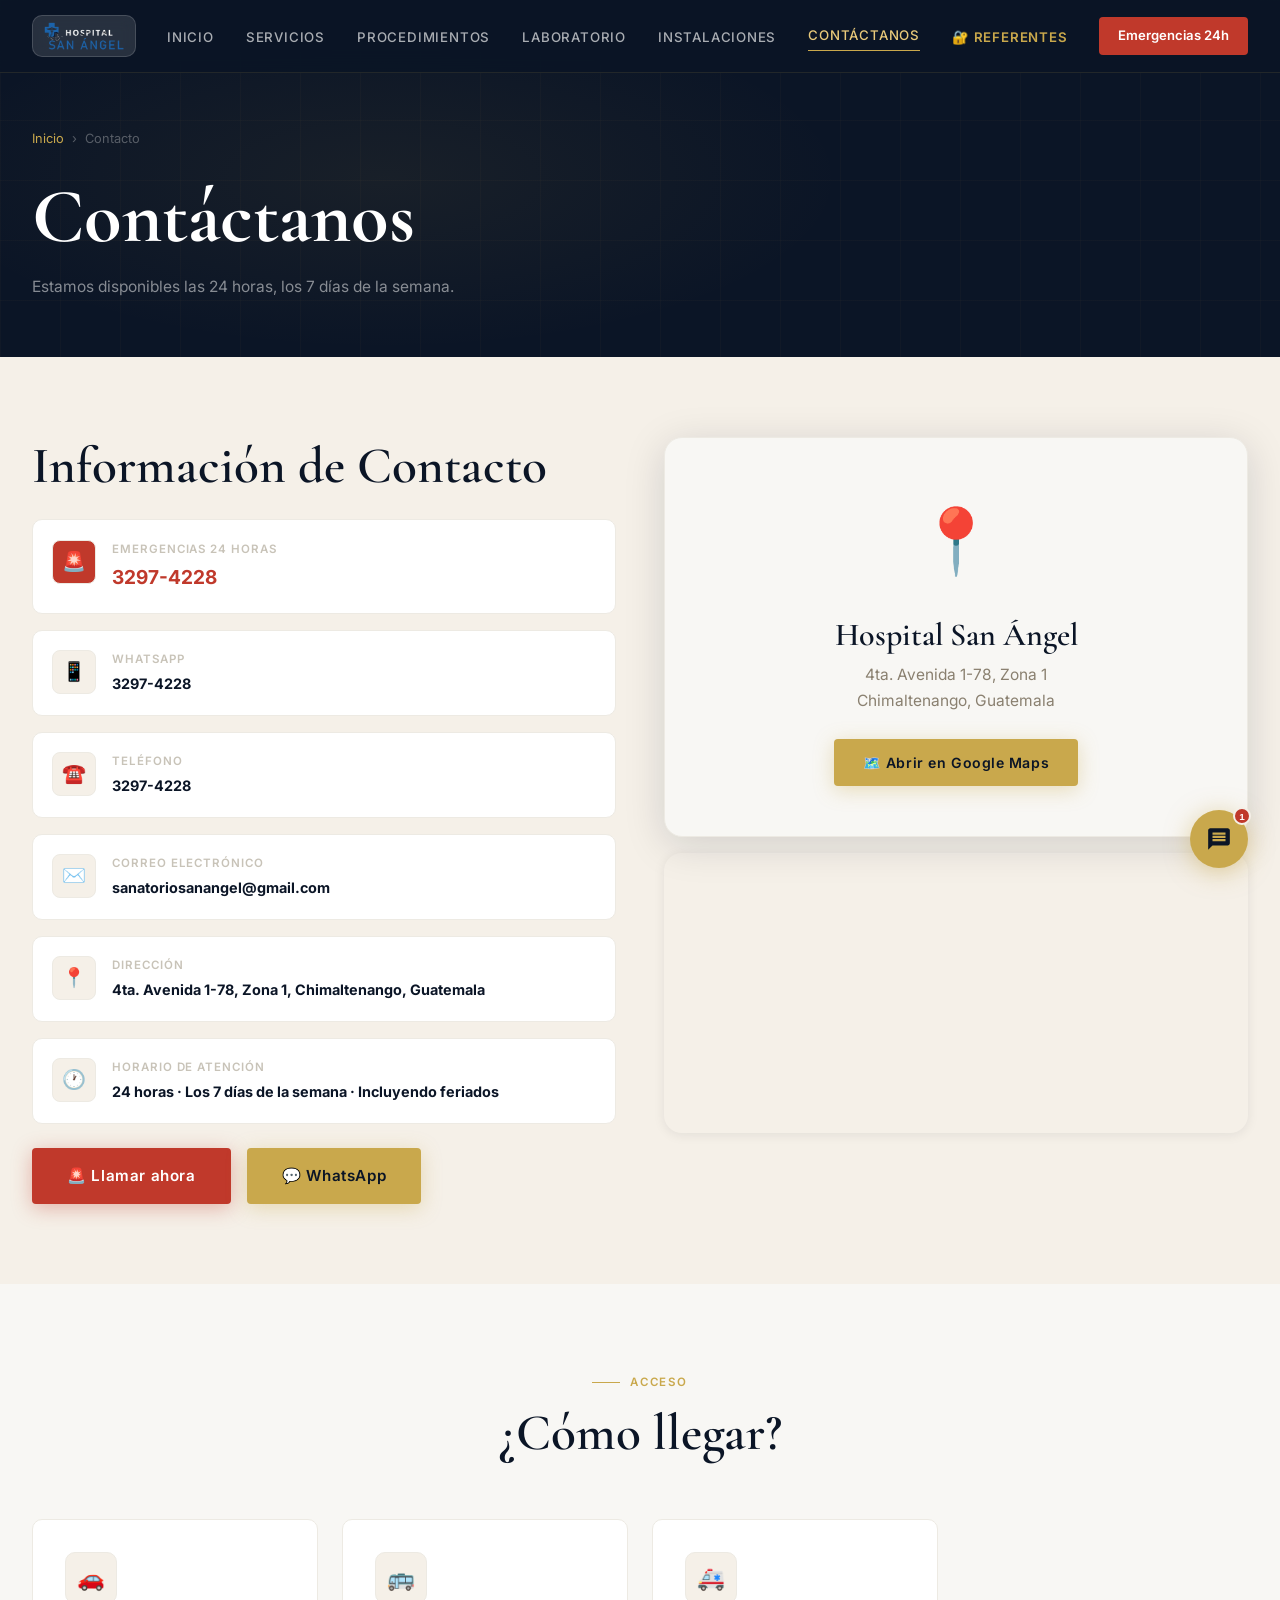
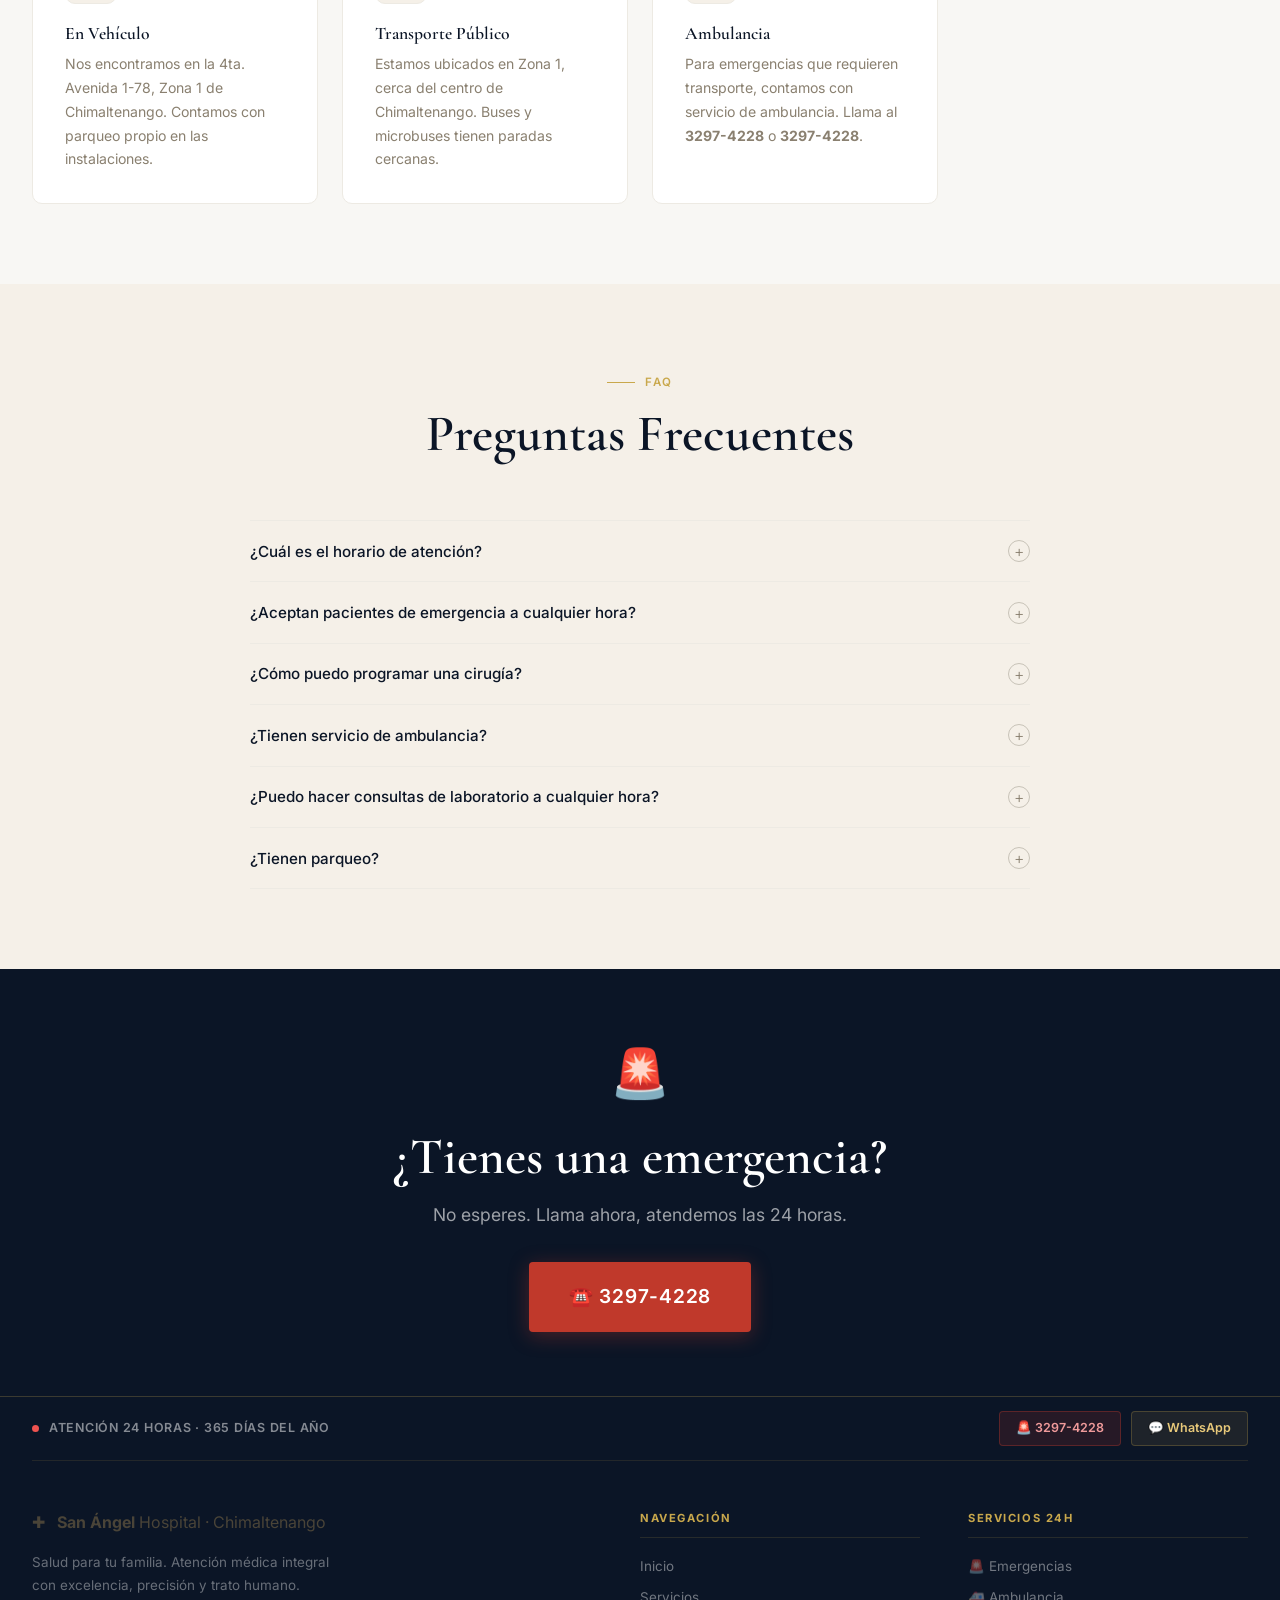
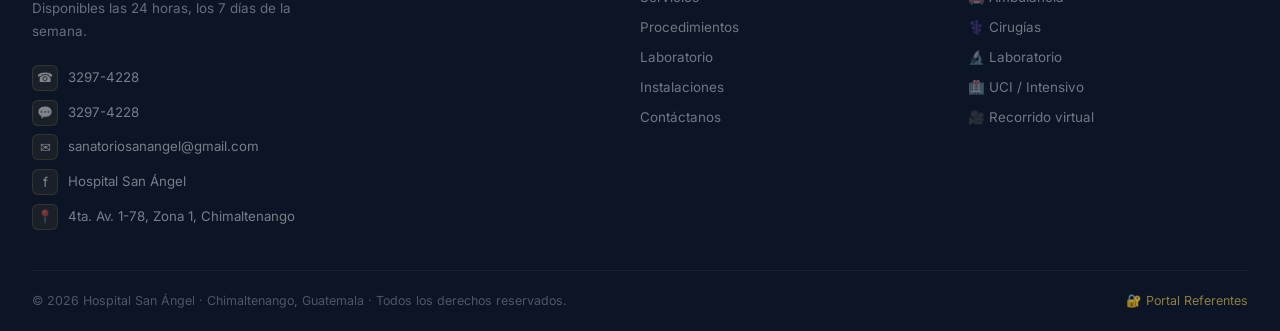
<file: pages/contacto.html>
<!DOCTYPE html>
<html lang="es">
<head>
  <meta charset="UTF-8">
  <meta name="viewport" content="width=device-width, initial-scale=1.0">
  <title>Contacto y Ubicación – Hospital San Ángel Chimaltenango</title>
  <meta name="description" content="Contáctanos: 3297-4228 | 3297-4228. 4ta. Avenida 1-78, Zona 1, Chimaltenango. Atención 24 horas. Hospital San Ángel.">
  <link rel="stylesheet" href="../css/main.css">
</head>
<body>

<div id="header-root"></div>

<!-- PAGE HERO -->
<section class="page-hero">
  <div class="container">
    <div class="breadcrumb">
      <a href="../index.html">Inicio</a>
      <span>›</span>
      <span>Contacto</span>
    </div>
    <h1 class="fade-in">Contáctanos</h1>
    <p class="fade-in fade-in-delay-1">Estamos disponibles las 24 horas, los 7 días de la semana.</p>
  </div>
</section>

<!-- CONTACTO PRINCIPAL -->
<section class="section">
  <div class="container">
    <div class="contact-grid fade-in">
      <div>
        <h2 style="margin-bottom:1.5rem;">Información de Contacto</h2>

        <div class="contact-item">
          <div class="contact-icon" style="background:var(--red);">🚨</div>
          <div class="contact-info">
            <label>Emergencias 24 horas</label>
            <strong><a href="tel:32974228" style="color:var(--red); font-size:1.2rem;">3297-4228</a></strong>
          </div>
        </div>

        <div class="contact-item">
          <div class="contact-icon">📱</div>
          <div class="contact-info">
            <label>WhatsApp</label>
            <strong><a href="https://wa.me/50232974228" target="_blank" style="color:var(--blue);">3297-4228</a></strong>
          </div>
        </div>

        <div class="contact-item">
          <div class="contact-icon">☎️</div>
          <div class="contact-info">
            <label>Teléfono</label>
            <strong><a href="tel:32974228" style="color:var(--blue);">3297-4228</a></strong>
          </div>
        </div>

        <div class="contact-item">
          <div class="contact-icon">✉️</div>
          <div class="contact-info">
            <label>Correo Electrónico</label>
            <strong><a href="mailto:sanatoriosanangel@gmail.com" style="color:var(--blue);">sanatoriosanangel@gmail.com</a></strong>
          </div>
        </div>

        <div class="contact-item">
          <div class="contact-icon">📍</div>
          <div class="contact-info">
            <label>Dirección</label>
            <strong>4ta. Avenida 1-78, Zona 1, Chimaltenango, Guatemala</strong>
          </div>
        </div>

        <div class="contact-item">
          <div class="contact-icon">🕐</div>
          <div class="contact-info">
            <label>Horario de Atención</label>
            <strong>24 horas · Los 7 días de la semana · Incluyendo feriados</strong>
          </div>
        </div>

        <div style="display:flex; gap:1rem; flex-wrap:wrap; margin-top:1.5rem;">
          <a href="tel:32974228" class="btn btn-red btn-lg">🚨 Llamar ahora</a>
          <a href="https://wa.me/50232974228" target="_blank" class="btn btn-primary btn-lg">💬 WhatsApp</a>
        </div>
      </div>

      <!-- MAPA -->
      <div class="fade-in fade-in-delay-1">
        <div style="border-radius:var(--radius-lg); overflow:hidden; box-shadow:var(--shadow-md); height:400px; background:var(--gray-100); display:flex; flex-direction:column; align-items:center; justify-content:center; gap:1.5rem; border: 1px solid var(--gray-200);">
          <div style="font-size:4rem;">📍</div>
          <div style="text-align:center;">
            <h3 style="margin-bottom:0.5rem;">Hospital San Ángel</h3>
            <p style="color:var(--gray-500);">4ta. Avenida 1-78, Zona 1<br>Chimaltenango, Guatemala</p>
          </div>
          <a href="https://maps.google.com/?q=Hospital+San+Angel+Chimaltenango+Guatemala" 
             target="_blank" class="btn btn-primary">
            🗺️ Abrir en Google Maps
          </a>
        </div>
        <!-- EMBED MAP (funciona cuando el sitio está alojado) -->
        <div style="margin-top:1rem; border-radius:var(--radius-lg); overflow:hidden; box-shadow:var(--shadow-sm);">
          <iframe 
            src="https://maps.google.com/maps?q=Hospital+San+Angel+4ta+Avenida+Zona+1+Chimaltenango&output=embed&z=15"
            width="100%" height="280" style="border:0; display:block;" 
            allowfullscreen="" loading="lazy"
            referrerpolicy="strict-origin-when-cross-origin"
            title="Mapa Hospital San Ángel">
          </iframe>
        </div>
      </div>
    </div>
  </div>
</section>

<!-- CÓMO LLEGAR -->
<section class="section section-alt">
  <div class="container">
    <div class="section-header">
      <span class="section-label">Acceso</span>
      <h2 class="section-title">¿Cómo llegar?</h2>
    </div>
    <div class="cards-grid fade-in">
      <div class="card">
        <div class="card-icon">🚗</div>
        <h3>En Vehículo</h3>
        <p>Nos encontramos en la 4ta. Avenida 1-78, Zona 1 de Chimaltenango. Contamos con parqueo propio en las instalaciones.</p>
      </div>
      <div class="card fade-in-delay-1">
        <div class="card-icon">🚌</div>
        <h3>Transporte Público</h3>
        <p>Estamos ubicados en Zona 1, cerca del centro de Chimaltenango. Buses y microbuses tienen paradas cercanas.</p>
      </div>
      <div class="card fade-in-delay-2">
        <div class="card-icon">🚑</div>
        <h3>Ambulancia</h3>
        <p>Para emergencias que requieren transporte, contamos con servicio de ambulancia. Llama al <strong>3297-4228</strong> o <strong>3297-4228</strong>.</p>
      </div>
    </div>
  </div>
</section>

<!-- PREGUNTAS FRECUENTES -->
<section class="section">
  <div class="container">
    <div class="section-header">
      <span class="section-label">FAQ</span>
      <h2 class="section-title">Preguntas Frecuentes</h2>
    </div>
    <div style="max-width:800px; margin:0 auto;" class="fade-in">
      <div class="accordion">
        <div class="accordion-item">
          <button class="accordion-btn" aria-expanded="false"><span>¿Cuál es el horario de atención?</span><span class="accordion-icon">+</span></button>
          <div class="accordion-body">
            <p>El Hospital San Ángel ofrece atención <strong>24 horas al día, los 7 días de la semana</strong>, incluyendo días feriados y fines de semana. Todos nuestros servicios están disponibles en cualquier momento.</p>
          </div>
        </div>
        <div class="accordion-item">
          <button class="accordion-btn" aria-expanded="false"><span>¿Aceptan pacientes de emergencia a cualquier hora?</span><span class="accordion-icon">+</span></button>
          <div class="accordion-body">
            <p>Sí. El área de emergencias está disponible <strong>24 horas</strong> con personal médico capacitado para atender cualquier urgencia al momento de llegar. Para emergencias fuera del hospital, llama al <strong>3297-4228</strong>.</p>
          </div>
        </div>
        <div class="accordion-item">
          <button class="accordion-btn" aria-expanded="false"><span>¿Cómo puedo programar una cirugía?</span><span class="accordion-icon">+</span></button>
          <div class="accordion-body">
            <p>Puedes comunicarte con nosotros por WhatsApp al <strong>3297-4228</strong>, por teléfono al <strong>3297-4228</strong> o por correo electrónico a <strong>sanatoriosanangel@gmail.com</strong> para programar tu procedimiento con el especialista correspondiente.</p>
          </div>
        </div>
        <div class="accordion-item">
          <button class="accordion-btn" aria-expanded="false"><span>¿Tienen servicio de ambulancia?</span><span class="accordion-icon">+</span></button>
          <div class="accordion-body">
            <p>Sí. Contamos con servicio de ambulancia disponible las <strong>24 horas, los 7 días</strong> para emergencias y traslados. Llama al <strong>3297-4228</strong> o <strong>3297-4228</strong> para solicitarla.</p>
          </div>
        </div>
        <div class="accordion-item">
          <button class="accordion-btn" aria-expanded="false"><span>¿Puedo hacer consultas de laboratorio a cualquier hora?</span><span class="accordion-icon">+</span></button>
          <div class="accordion-body">
            <p>Sí. Nuestro laboratorio clínico está disponible <strong>24 horas</strong> para análisis de emergencia y estudios de rutina. Los resultados son entregados de forma confiable y puntual.</p>
          </div>
        </div>
        <div class="accordion-item">
          <button class="accordion-btn" aria-expanded="false"><span>¿Tienen parqueo?</span><span class="accordion-icon">+</span></button>
          <div class="accordion-body">
            <p>Sí. Contamos con parqueo propio dentro de las instalaciones del hospital, disponible para pacientes y sus acompañantes las 24 horas.</p>
          </div>
        </div>
      </div>
    </div>
  </div>
</section>

<!-- CTA EMERGENCIAS -->
<section style="background:var(--navy); padding:4rem 0;">
  <div class="container" style="text-align:center;">
    <div class="fade-in">
      <div style="font-size:3rem; margin-bottom:1rem;">🚨</div>
      <h2 style="color:white; margin-bottom:0.8rem;">¿Tienes una emergencia?</h2>
      <p style="color:rgba(255,255,255,0.6); margin-bottom:2rem; font-size:1.1rem;">No esperes. Llama ahora, atendemos las 24 horas.</p>
      <a href="tel:32974228" class="btn btn-red btn-lg" style="font-size:1.2rem; padding:1.2rem 2.5rem;">
        ☎️ 3297-4228
      </a>
    </div>
  </div>
</section>

<div id="footer-root"></div>
<div id="chatbot-root"></div>

<script src="../js/components.js"></script>
<script src="../js/config.js"></script>
<script src="../js/main.js"></script>
<script>
  document.getElementById('header-root').innerHTML = renderHeader('contacto');
  document.getElementById('footer-root').innerHTML = renderFooter(true);
  document.getElementById('chatbot-root').innerHTML = renderChatbot();
</script>
<!-- ===== POPUP CUPÓN ===== -->
<div id="cupon-overlay" style="display:none;position:fixed;inset:0;background:rgba(0,0,0,0.55);z-index:9999;align-items:center;justify-content:center;padding:16px;box-sizing:border-box;">
  <div id="cupon-modal" style="position:relative;max-width:420px;width:100%;border-radius:16px;overflow:hidden;box-shadow:0 24px 60px rgba(0,0,0,0.45);">
    <button onclick="cerrarCupon()" aria-label="Cerrar" style="position:absolute;top:10px;right:12px;z-index:2;background:rgba(0,0,0,0.5);border:none;color:#fff;font-size:24px;line-height:1;width:36px;height:36px;border-radius:50%;cursor:pointer;">&times;</button>
    <img src="../assets/fotos/cupon.jpg" alt="Cupón 15% descuento" style="width:100%;display:block;">
  </div>
</div>
<style>
@keyframes cuponIn{from{opacity:0;transform:scale(0.88) translateY(18px)}to{opacity:1;transform:scale(1) translateY(0)}}
#cupon-overlay.activo{display:flex!important}
#cupon-overlay.activo #cupon-modal{animation:cuponIn 0.4s cubic-bezier(.22,.68,0,1.3)}
</style>
<script>
(function(){
  var KEY="hsa_cupon_v2";
  var DIAS=3;
  function oculto(){try{var t=localStorage.getItem(KEY);return t&&(Date.now()-+t)<DIAS*86400000;}catch(e){return false;}}
  function cerrarCupon(){
    var el=document.getElementById("cupon-overlay");
    if(!el)return;
    el.classList.remove("activo");
    setTimeout(function(){el.style.display="none";},300);
    try{localStorage.setItem(KEY,Date.now());}catch(e){}
  }
  window.cerrarCupon=cerrarCupon;
  document.getElementById("cupon-overlay").addEventListener("click",function(e){if(e.target===this)cerrarCupon();});
  if(!oculto()){setTimeout(function(){var el=document.getElementById("cupon-overlay");if(el){el.style.display="flex";requestAnimationFrame(function(){requestAnimationFrame(function(){el.classList.add("activo");});});}},15000);}
})();
</script>
</body>
</html>
</file>
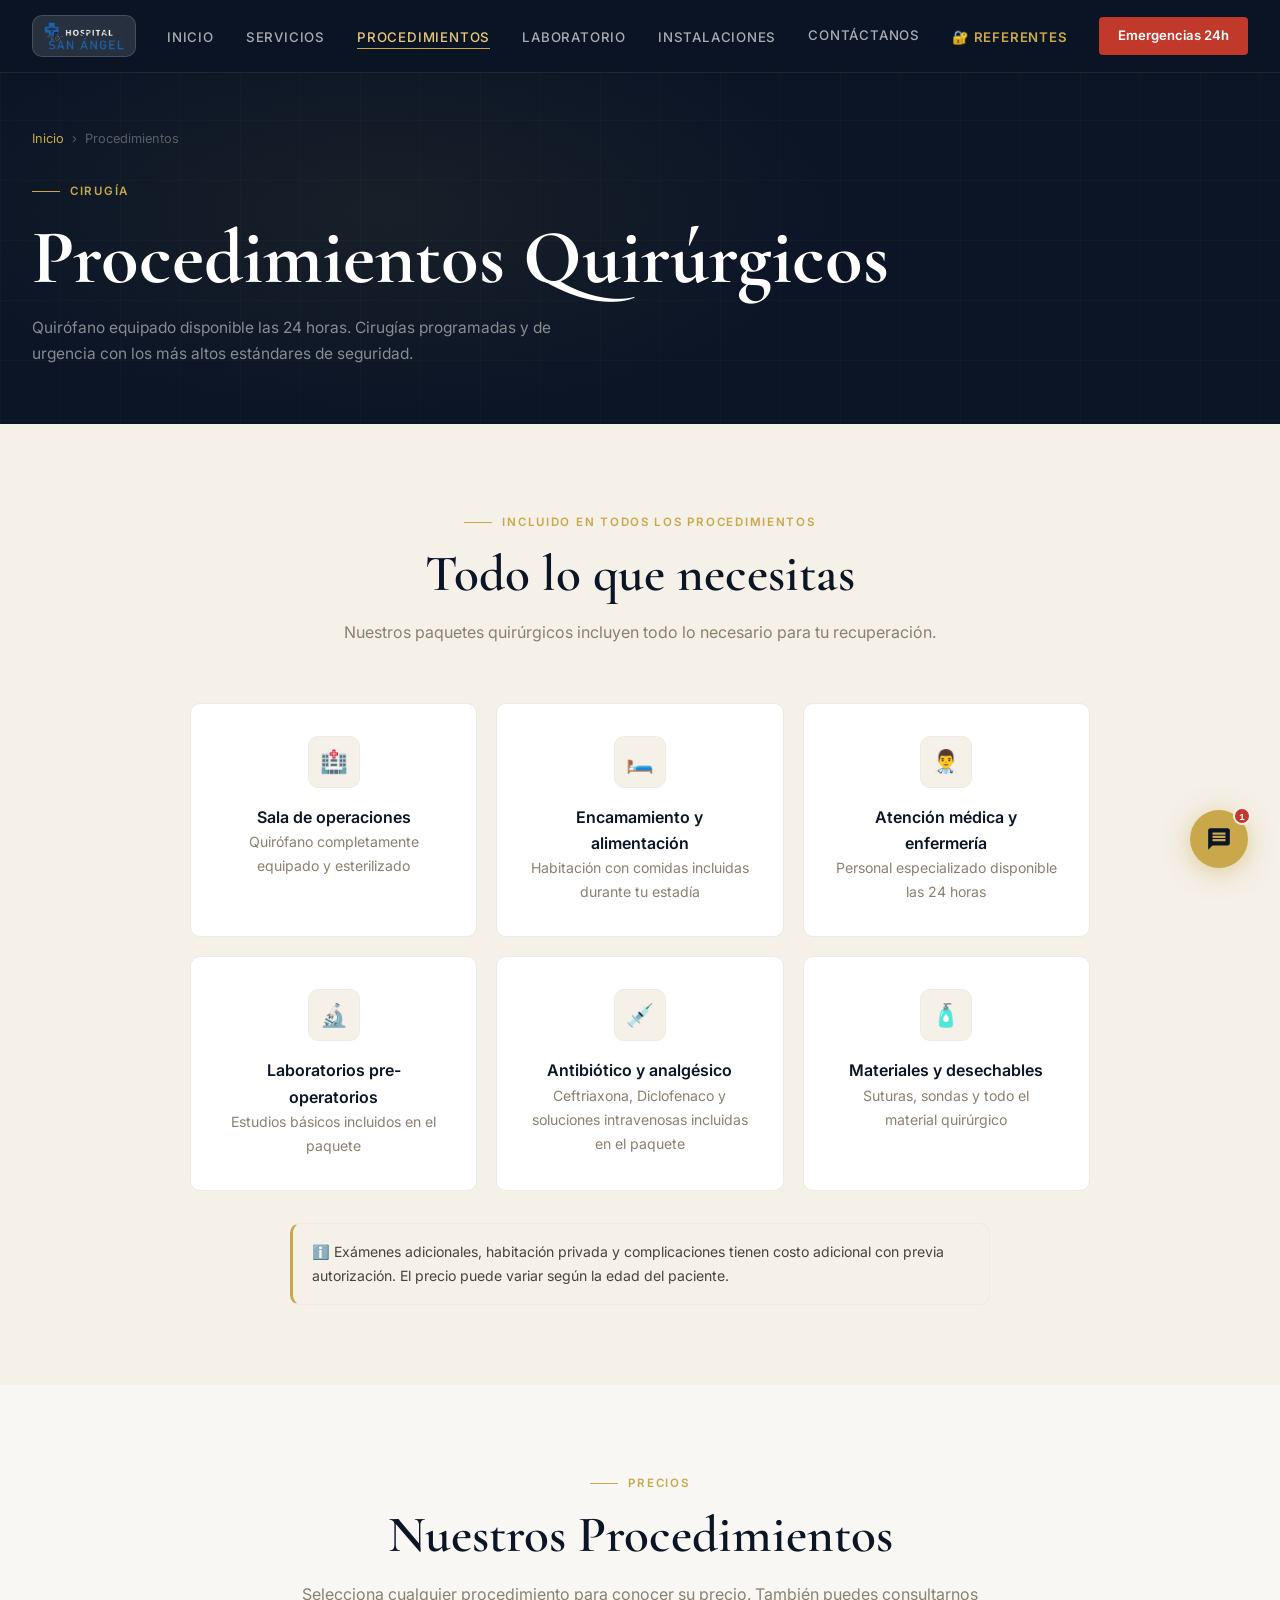
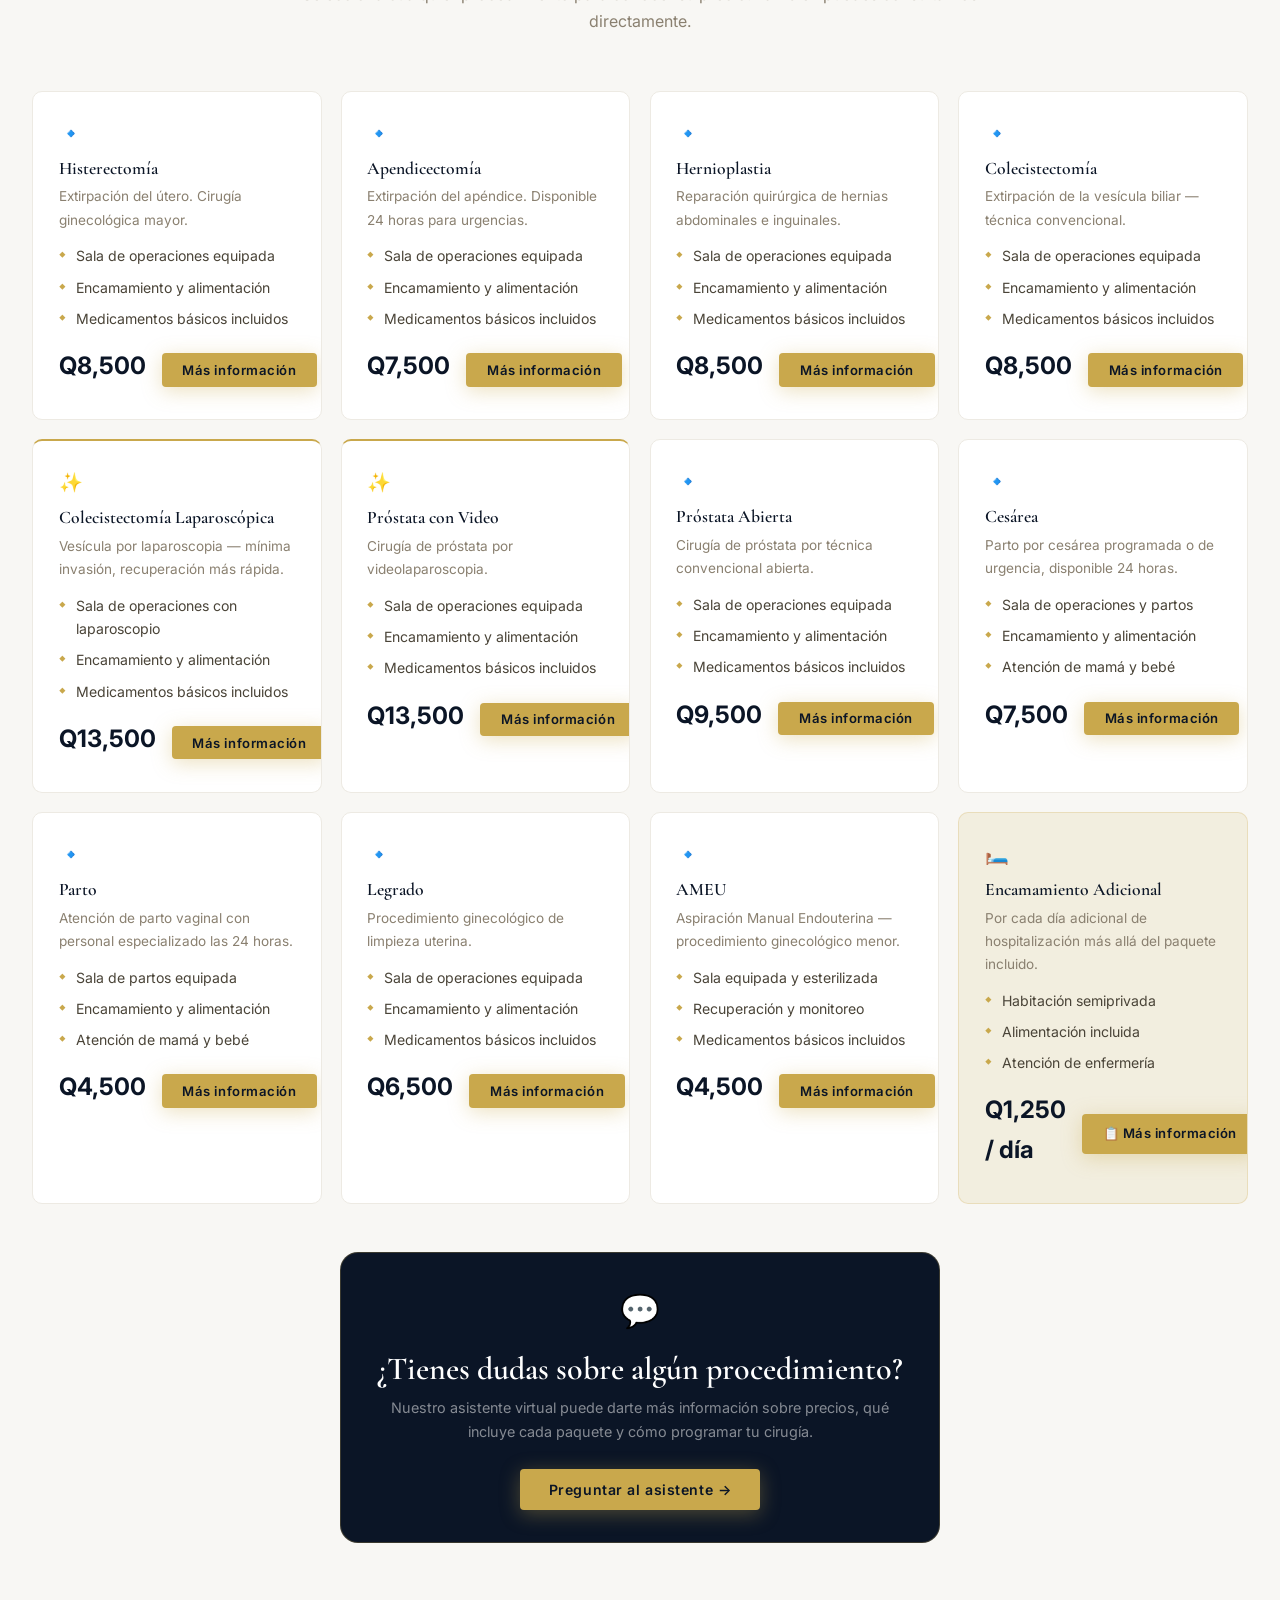
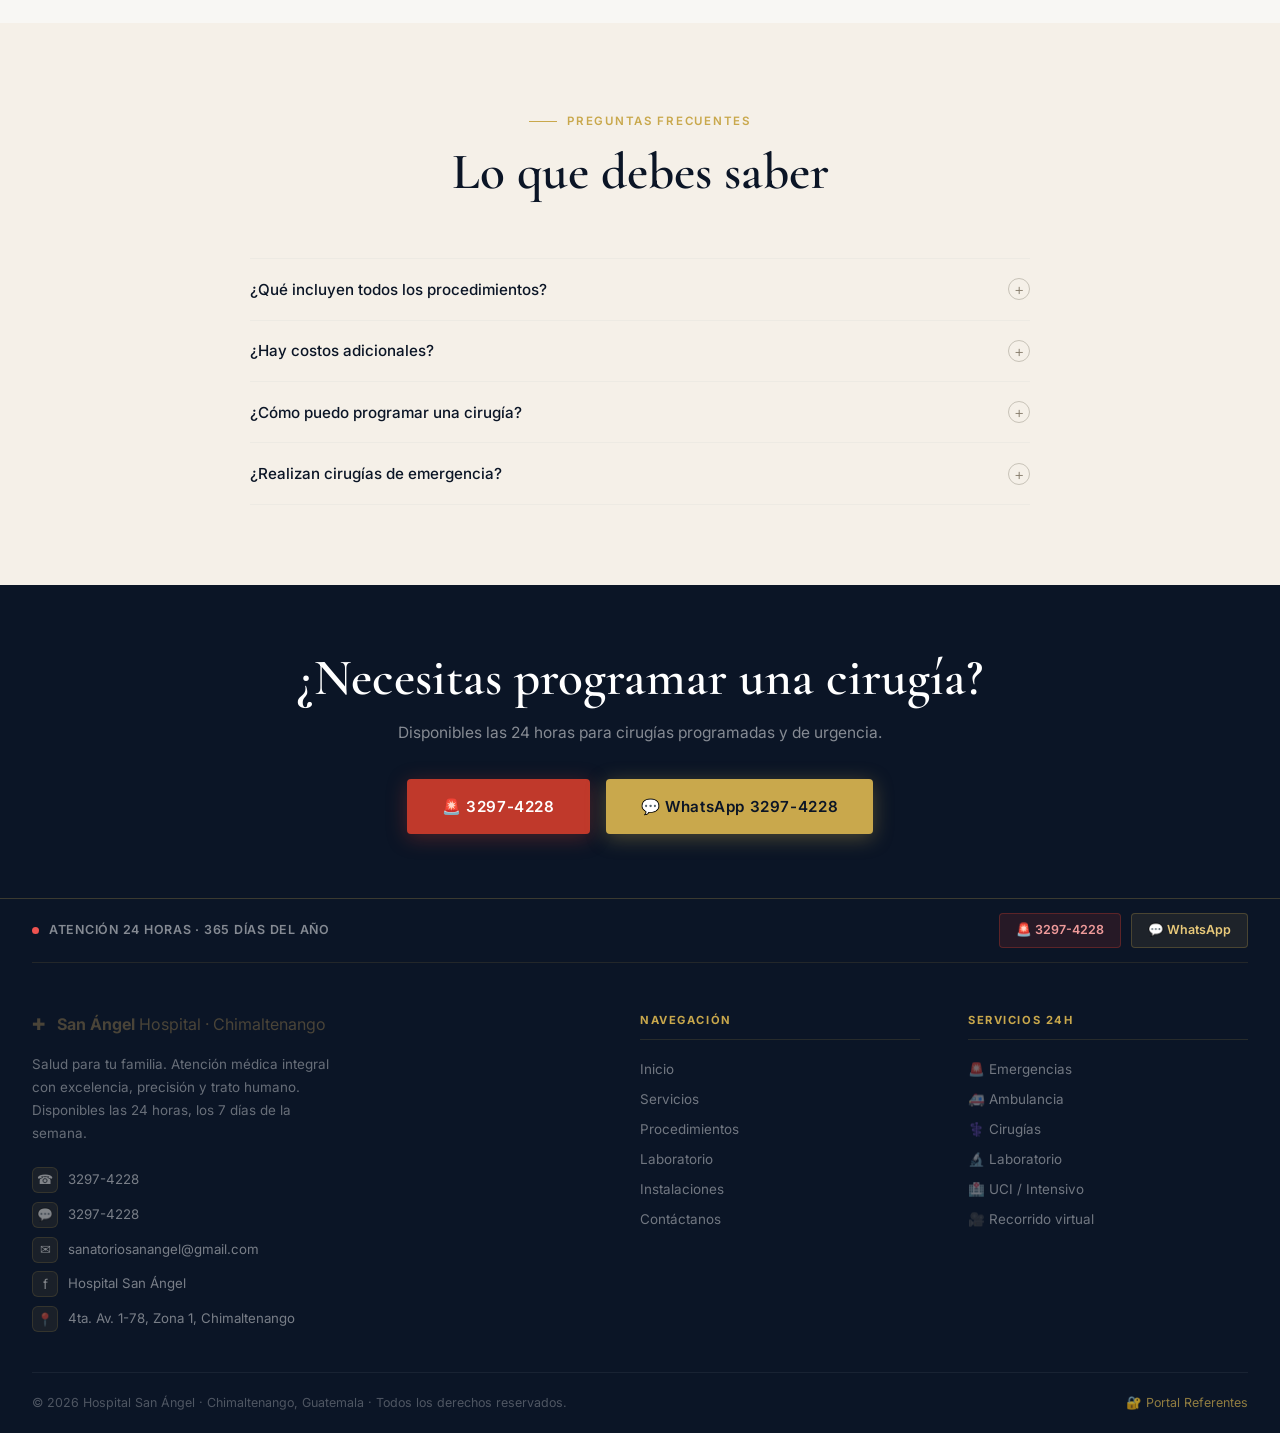
<file: pages/procedimientos.html>
<!DOCTYPE html>
<html lang="es">
<head>
  <meta charset="UTF-8">
  <meta name="viewport" content="width=device-width, initial-scale=1.0">
  <meta name="description" content="Procedimientos quirúrgicos en Hospital San Ángel: cirugías, cesáreas, partos, hernioplastias y más. Quirófano equipado 24h en Chimaltenango.">
  <title>Procedimientos Quirúrgicos – Hospital San Ángel Chimaltenango</title>
  <link rel="stylesheet" href="../css/main.css">
</head>
<body>
<div id="header-root"></div>

<!-- HERO -->
<section class="page-hero">
  <div class="container" style="position:relative;z-index:1;">
    <div class="breadcrumb fade-in">
      <a href="../index.html">Inicio</a><span>›</span><span>Procedimientos</span>
    </div>
    <span class="section-label fade-in">Cirugía</span>
    <h1 class="fade-in fade-in-delay-1">Procedimientos Quirúrgicos</h1>
    <p class="fade-in fade-in-delay-2">Quirófano equipado disponible las 24 horas. Cirugías programadas y de urgencia con los más altos estándares de seguridad.</p>
  </div>
</section>

<!-- QUÉ INCLUYE -->
<section class="section">
  <div class="container">
    <div class="section-header">
      <span class="section-label">Incluido en todos los procedimientos</span>
      <h2 class="section-title">Todo lo que necesitas</h2>
      <p class="section-desc">Nuestros paquetes quirúrgicos incluyen todo lo necesario para tu recuperación.</p>
    </div>
    <div style="display:grid;grid-template-columns:repeat(3,1fr);gap:1.2rem;max-width:900px;margin:0 auto;" class="fade-in">
      <div class="card" style="text-align:center;">
        <div class="card-icon" style="margin:0 auto 1rem;">🏥</div>
        <h4>Sala de operaciones</h4>
        <p>Quirófano completamente equipado y esterilizado</p>
      </div>
      <div class="card" style="text-align:center;">
        <div class="card-icon" style="margin:0 auto 1rem;">🛏️</div>
        <h4>Encamamiento y alimentación</h4>
        <p>Habitación con comidas incluidas durante tu estadía</p>
      </div>
      <div class="card" style="text-align:center;">
        <div class="card-icon" style="margin:0 auto 1rem;">👨‍⚕️</div>
        <h4>Atención médica y enfermería</h4>
        <p>Personal especializado disponible las 24 horas</p>
      </div>
      <div class="card" style="text-align:center;">
        <div class="card-icon" style="margin:0 auto 1rem;">🔬</div>
        <h4>Laboratorios pre-operatorios</h4>
        <p>Estudios básicos incluidos en el paquete</p>
      </div>
      <div class="card" style="text-align:center;">
        <div class="card-icon" style="margin:0 auto 1rem;">💉</div>
        <h4>Antibiótico y analgésico</h4>
        <p>Ceftriaxona, Diclofenaco y soluciones intravenosas incluidas en el paquete</p>
      </div>
      <div class="card" style="text-align:center;">
        <div class="card-icon" style="margin:0 auto 1rem;">🧴</div>
        <h4>Materiales y desechables</h4>
        <p>Suturas, sondas y todo el material quirúrgico</p>
      </div>
    </div>
    <div class="notice-box fade-in" style="max-width:700px;margin:2rem auto 0;">
      <p>ℹ️ Exámenes adicionales, habitación privada y complicaciones tienen costo adicional con previa autorización. El precio puede variar según la edad del paciente.</p>
    </div>
  </div>
</section>

<!-- PROCEDIMIENTOS CON PRECIOS OCULTOS -->
<section class="section section-alt">
  <div class="container">
    <div class="section-header">
      <span class="section-label">Precios</span>
      <h2 class="section-title">Nuestros Procedimientos</h2>
      <p class="section-desc">Selecciona cualquier procedimiento para conocer su precio. También puedes consultarnos directamente.</p>
    </div>

    <div style="display:grid;grid-template-columns:repeat(auto-fill,minmax(280px,1fr));gap:1.2rem;" class="fade-in">

      <!-- Histerectomía -->
      <div class="proc-card">
        <div class="proc-icon">🔹</div>
        <h3 class="proc-title">Histerectomía</h3>
        <p class="proc-desc">Extirpación del útero. Cirugía ginecológica mayor.</p>
        <ul class="includes-list" style="margin:0.8rem 0;">
          <li>Sala de operaciones equipada</li>
          <li>Encamamiento y alimentación</li>
          <li>Medicamentos básicos incluidos</li>
        </ul>
        <div class="proc-price-wrap">
          <div style="font-size:1.5rem;font-weight:700;color:var(--navy);margin-bottom:0.5rem;">Q8,500</div>
          <button class="btn btn-primary btn-sm" onclick="askChatbot('¿Cuánto cuesta Histerectomía?')">Más información
          </button>
        </div>
      </div>

      <!-- Apendicectomía -->
      <div class="proc-card">
        <div class="proc-icon">🔹</div>
        <h3 class="proc-title">Apendicectomía</h3>
        <p class="proc-desc">Extirpación del apéndice. Disponible 24 horas para urgencias.</p>
        <ul class="includes-list" style="margin:0.8rem 0;">
          <li>Sala de operaciones equipada</li>
          <li>Encamamiento y alimentación</li>
          <li>Medicamentos básicos incluidos</li>
        </ul>
        <div class="proc-price-wrap">
          <div style="font-size:1.5rem;font-weight:700;color:var(--navy);margin-bottom:0.5rem;">Q7,500</div>
          <button class="btn btn-primary btn-sm" onclick="askChatbot('¿Cuánto cuesta Apendicectomía?')">Más información </button>
        </div>
      </div>

      <!-- Hernioplastia -->
      <div class="proc-card">
        <div class="proc-icon">🔹</div>
        <h3 class="proc-title">Hernioplastia</h3>
        <p class="proc-desc">Reparación quirúrgica de hernias abdominales e inguinales.</p>
        <ul class="includes-list" style="margin:0.8rem 0;">
          <li>Sala de operaciones equipada</li>
          <li>Encamamiento y alimentación</li>
          <li>Medicamentos básicos incluidos</li>
        </ul>
        <div class="proc-price-wrap">
          <div style="font-size:1.5rem;font-weight:700;color:var(--navy);margin-bottom:0.5rem;">Q8,500</div>
          <button class="btn btn-primary btn-sm" onclick="askChatbot('¿Cuánto cuesta Hernioplastia?')">Más información</button>
        </div>
      </div>

      <!-- Colecistectomía sin video -->
      <div class="proc-card">
        <div class="proc-icon">🔹</div>
        <h3 class="proc-title">Colecistectomía</h3>
        <p class="proc-desc">Extirpación de la vesícula biliar — técnica convencional.</p>
        <ul class="includes-list" style="margin:0.8rem 0;">
          <li>Sala de operaciones equipada</li>
          <li>Encamamiento y alimentación</li>
          <li>Medicamentos básicos incluidos</li>
        </ul>
        <div class="proc-price-wrap">
          <div style="font-size:1.5rem;font-weight:700;color:var(--navy);margin-bottom:0.5rem;">Q8,500</div>
          <button class="btn btn-primary btn-sm" onclick="askChatbot('¿Cuánto cuesta Colecistectomía?')">Más información </button>
        </div>
      </div>

      <!-- Colecistectomía laparoscópica -->
      <div class="proc-card" style="border-top: 2px solid var(--gold);">
        <div class="proc-icon">✨</div>
        <h3 class="proc-title">Colecistectomía Laparoscópica</h3>
        <p class="proc-desc">Vesícula por laparoscopia — mínima invasión, recuperación más rápida.</p>
        <ul class="includes-list" style="margin:0.8rem 0;">
          <li>Sala de operaciones con laparoscopio</li>
          <li>Encamamiento y alimentación</li>
          <li>Medicamentos básicos incluidos</li>
        </ul>
        <div class="proc-price-wrap">
          <div style="font-size:1.5rem;font-weight:700;color:var(--navy);margin-bottom:0.5rem;">Q13,500</div>
          <button class="btn btn-primary btn-sm" onclick="askChatbot('¿Cuánto cuesta Colecistectomía Laparoscópica?')">Más información </button>
        </div>
      </div>

      <!-- Próstata con video -->
      <div class="proc-card" style="border-top: 2px solid var(--gold);">
        <div class="proc-icon">✨</div>
        <h3 class="proc-title">Próstata con Video</h3>
        <p class="proc-desc">Cirugía de próstata por videolaparoscopia.</p>
        <ul class="includes-list" style="margin:0.8rem 0;">
          <li>Sala de operaciones equipada</li>
          <li>Encamamiento y alimentación</li>
          <li>Medicamentos básicos incluidos</li>
        </ul>
        <div class="proc-price-wrap">
          <div style="font-size:1.5rem;font-weight:700;color:var(--navy);margin-bottom:0.5rem;">Q13,500</div>
          <button class="btn btn-primary btn-sm" onclick="askChatbot('¿Cuánto cuesta Próstata con Video?')">Más información</button>
        </div>
      </div>

      <!-- Próstata abierta -->
      <div class="proc-card">
        <div class="proc-icon">🔹</div>
        <h3 class="proc-title">Próstata Abierta</h3>
        <p class="proc-desc">Cirugía de próstata por técnica convencional abierta.</p>
        <ul class="includes-list" style="margin:0.8rem 0;">
          <li>Sala de operaciones equipada</li>
          <li>Encamamiento y alimentación</li>
          <li>Medicamentos básicos incluidos</li>
        </ul>
        <div class="proc-price-wrap">
          <div style="font-size:1.5rem;font-weight:700;color:var(--navy);margin-bottom:0.5rem;">Q9,500</div>
          <button class="btn btn-primary btn-sm" onclick="askChatbot('¿Cuánto cuesta Próstata Abierta?')">Más información </button>
        </div>
      </div>

      <!-- Cesárea -->
      <div class="proc-card">
        <div class="proc-icon">🔹</div>
        <h3 class="proc-title">Cesárea</h3>
        <p class="proc-desc">Parto por cesárea programada o de urgencia, disponible 24 horas.</p>
        <ul class="includes-list" style="margin:0.8rem 0;">
          <li>Sala de operaciones y partos</li>
          <li>Encamamiento y alimentación</li>
          <li>Atención de mamá y bebé</li>
        </ul>
        <div class="proc-price-wrap">
          <div style="font-size:1.5rem;font-weight:700;color:var(--navy);margin-bottom:0.5rem;">Q7,500</div>
          <button class="btn btn-primary btn-sm" onclick="askChatbot('¿Cuánto cuesta Cesárea?')">Más información </button>
        </div>
      </div>

      <!-- Parto -->
      <div class="proc-card">
        <div class="proc-icon">🔹</div>
        <h3 class="proc-title">Parto</h3>
        <p class="proc-desc">Atención de parto vaginal con personal especializado las 24 horas.</p>
        <ul class="includes-list" style="margin:0.8rem 0;">
          <li>Sala de partos equipada</li>
          <li>Encamamiento y alimentación</li>
          <li>Atención de mamá y bebé</li>
        </ul>
        <div class="proc-price-wrap">
          <div style="font-size:1.5rem;font-weight:700;color:var(--navy);margin-bottom:0.5rem;">Q4,500</div>
          <button class="btn btn-primary btn-sm" onclick="askChatbot('¿Cuánto cuesta Parto?')">Más información</button>
        </div>
      </div>

      <!-- Legrado -->
      <div class="proc-card">
        <div class="proc-icon">🔹</div>
        <h3 class="proc-title">Legrado</h3>
        <p class="proc-desc">Procedimiento ginecológico de limpieza uterina.</p>
        <ul class="includes-list" style="margin:0.8rem 0;">
          <li>Sala de operaciones equipada</li>
          <li>Encamamiento y alimentación</li>
          <li>Medicamentos básicos incluidos</li>
        </ul>
        <div class="proc-price-wrap">
          <div style="font-size:1.5rem;font-weight:700;color:var(--navy);margin-bottom:0.5rem;">Q6,500</div>
          <button class="btn btn-primary btn-sm" onclick="askChatbot('¿Cuánto cuesta Legrado?')">Más información</button>
        </div>
      </div>

      <!-- AMEU -->
      <div class="proc-card">
        <div class="proc-icon">🔹</div>
        <h3 class="proc-title">AMEU</h3>
        <p class="proc-desc">Aspiración Manual Endouterina — procedimiento ginecológico menor.</p>
        <ul class="includes-list" style="margin:0.8rem 0;">
          <li>Sala equipada y esterilizada</li>
          <li>Recuperación y monitoreo</li>
          <li>Medicamentos básicos incluidos</li>
        </ul>
        <div class="proc-price-wrap">
          <div style="font-size:1.5rem;font-weight:700;color:var(--navy);margin-bottom:0.5rem;">Q4,500</div>
          <button class="btn btn-primary btn-sm" onclick="askChatbot('¿Cuánto cuesta AMEU?')">Más información</button>
        </div>
      </div>

      <!-- Encamamiento adicional -->
      <div class="proc-card" style="border: 1px solid var(--gold-border); background: var(--gold-pale);">
        <div class="proc-icon">🛏️</div>
        <h3 class="proc-title">Encamamiento Adicional</h3>
        <p class="proc-desc">Por cada día adicional de hospitalización más allá del paquete incluido.</p>
        <ul class="includes-list" style="margin:0.8rem 0;">
          <li>Habitación semiprivada</li>
          <li>Alimentación incluida</li>
          <li>Atención de enfermería</li>
        </ul>
        <div class="proc-price-wrap">
          <div style="font-size:1.5rem;font-weight:700;color:var(--navy);margin-bottom:0.5rem;">Q1,250 / día</div>
          <a href="contacto.html" class="btn btn-primary btn-sm">📋 Más información</a>
        </div>
      </div>

    </div>

    <!-- CTA Chatbot -->
    <div class="fade-in" style="text-align:center;margin-top:3rem;padding:2rem;background:var(--navy);border-radius:var(--radius-lg);border:1px solid var(--gold-border);max-width:600px;margin:3rem auto 0;">
      <div style="font-size:2rem;margin-bottom:0.8rem;">💬</div>
      <h3 style="color:var(--white);margin-bottom:0.5rem;">¿Tienes dudas sobre algún procedimiento?</h3>
      <p style="color:rgba(255,255,255,0.5);margin-bottom:1.5rem;font-size:0.9rem;">Nuestro asistente virtual puede darte más información sobre precios, qué incluye cada paquete y cómo programar tu cirugía.</p>
      <button class="btn btn-primary" onclick="document.getElementById('chatbotTrigger').click()">Preguntar al asistente →</button>
    </div>
  </div>
</section>

<!-- FAQ -->
<section class="section">
  <div class="container">
    <div class="section-header">
      <span class="section-label">Preguntas Frecuentes</span>
      <h2 class="section-title">Lo que debes saber</h2>
    </div>
    <div class="accordion fade-in">
      <div class="accordion-item">
        <button class="accordion-btn" aria-expanded="false"><span>¿Qué incluyen todos los procedimientos?</span><span class="accordion-icon">+</span></button>
        <div class="accordion-body">
          <ul class="includes-list">
            <li>Laboratorios pre-operatorios básicos (Hematología, BUN, Creatinina, Glucosa)</li>
            <li>Comida durante la estadía</li>
            <li>Atención médica especializada</li>
            <li>Atención de enfermería 24 horas</li>
            <li>Medicamentos básicos (antibiótico y analgésico)</li>
            <li>Materiales de sutura y desechables</li>
            <li>Servicios de higiene</li>
            <li>Encamamiento en habitación semiprivada</li>
          </ul>
        </div>
      </div>
      <div class="accordion-item">
        <button class="accordion-btn" aria-expanded="false"><span>¿Hay costos adicionales?</span><span class="accordion-icon">+</span></button>
        <div class="accordion-body">
          <ul class="includes-list">
            <li>Exámenes adicionales a los pre-operatorios básicos tienen costo extra</li>
            <li>El precio puede variar según la edad del paciente</li>
            <li>Las complicaciones tienen costo adicional con previa autorización</li>
            <li>La habitación privada tiene costo adicional: <strong>Q1,250.00 por 24 horas</strong></li>
          </ul>
        </div>
      </div>
      <div class="accordion-item">
        <button class="accordion-btn" aria-expanded="false"><span>¿Cómo puedo programar una cirugía?</span><span class="accordion-icon">+</span></button>
        <div class="accordion-body">
          <p>Puedes comunicarte con nosotros por WhatsApp al <strong>3297-4228</strong>, por teléfono al <strong>3297-4228</strong> o por correo a <strong>sanatoriosanangel@gmail.com</strong>. Nuestro equipo te orientará sobre los pasos a seguir.</p>
        </div>
      </div>
      <div class="accordion-item">
        <button class="accordion-btn" aria-expanded="false"><span>¿Realizan cirugías de emergencia?</span><span class="accordion-icon">+</span></button>
        <div class="accordion-body">
          <p>Sí. Nuestro quirófano está disponible las <strong>24 horas, los 7 días de la semana</strong> para emergencias quirúrgicas. Llama al <strong>3297-4228</strong> en caso de urgencia.</p>
        </div>
      </div>
    </div>
  </div>
</section>

<!-- CTA -->
<section style="background:var(--navy);padding:4rem 0;">
  <div class="container" style="text-align:center;">
    <h2 style="color:white;margin-bottom:0.8rem;" class="fade-in">¿Necesitas programar una cirugía?</h2>
    <p style="color:rgba(255,255,255,0.5);margin-bottom:2rem;" class="fade-in">Disponibles las 24 horas para cirugías programadas y de urgencia.</p>
    <div style="display:flex;gap:1rem;justify-content:center;flex-wrap:wrap;" class="fade-in">
      <a href="tel:32974228" class="btn btn-red btn-lg">🚨 3297-4228</a>
      <a href="https://wa.me/50232974228" class="btn btn-primary btn-lg">💬 WhatsApp 3297-4228</a>
    </div>
  </div>
</section>

<div id="footer-root"></div>
<div id="chatbot-root"></div>
<script src="../js/components.js"></script>
<script src="../js/config.js"></script>
<script src="../js/main.js"></script>
<script>
document.getElementById('header-root').innerHTML = renderHeader('procedimientos');
document.getElementById('footer-root').innerHTML = renderFooter(true);
document.getElementById('chatbot-root').innerHTML = renderChatbot();

function askChatbot(message) {
  // Force open chatbot directly without toggle
  const win = document.getElementById('chatbotWindow');
  const input = document.getElementById('chatInput');
  const badge = document.querySelector('.chatbot-badge');
  if (!win) return;
  win.classList.add('open');
  if (badge) badge.style.display = 'none';
  // Scroll chatbot into view on mobile
  setTimeout(() => {
    win.scrollIntoView({ behavior: 'smooth', block: 'end' });
    if (input) {
      input.value = message;
      input.focus();
      const sendBtn = document.getElementById('chatSend');
      if (sendBtn) sendBtn.click();
    }
  }, 250);
}

function showPrice(btn) {
  const wrap = btn.parentElement;
  const priceEl = wrap.querySelector('.proc-price');
  priceEl.classList.remove('hidden');
  btn.style.display = 'none';
}
</script>

<style>
.proc-card {
  background: var(--white);
  border: 1px solid var(--gray-200);
  border-radius: var(--radius);
  padding: 1.6rem;
  transition: var(--transition);
  position: relative;
  overflow: hidden;
}
.proc-card::after {
  content:''; position:absolute; bottom:0; left:0; right:0;
  height:2px; background:linear-gradient(90deg,var(--gold),var(--gold-light));
  transform:scaleX(0); transition:transform 0.35s; transform-origin:left;
}
.proc-card:hover { box-shadow:var(--shadow-md); transform:translateY(-3px); }
.proc-card:hover::after { transform:scaleX(1); }
.proc-icon { font-size:1.2rem; margin-bottom:0.6rem; }
.proc-title { font-size:1.1rem; margin-bottom:0.4rem; font-family:'Cormorant Garamond',serif; color:var(--navy); }
.proc-desc { font-size:0.85rem; color:var(--gray-500); margin-bottom:0.5rem; }
.proc-price-wrap { margin-top:1rem; display:flex; align-items:center; gap:1rem; }
.proc-price {
  font-family:'Cormorant Garamond',serif;
  font-size:1.6rem; font-weight:700; color:var(--gold);
  transition: all 0.4s ease;
}
.proc-price.hidden { display:none; }
</style>
<!-- ===== POPUP CUPÓN ===== -->
<div id="cupon-overlay" style="display:none;position:fixed;inset:0;background:rgba(0,0,0,0.55);z-index:9999;align-items:center;justify-content:center;padding:16px;box-sizing:border-box;">
  <div id="cupon-modal" style="position:relative;max-width:420px;width:100%;border-radius:16px;overflow:hidden;box-shadow:0 24px 60px rgba(0,0,0,0.45);">
    <button onclick="cerrarCupon()" aria-label="Cerrar" style="position:absolute;top:10px;right:12px;z-index:2;background:rgba(0,0,0,0.5);border:none;color:#fff;font-size:24px;line-height:1;width:36px;height:36px;border-radius:50%;cursor:pointer;">&times;</button>
    <img src="../assets/fotos/cupon.jpg" alt="Cupón 15% descuento" style="width:100%;display:block;">
  </div>
</div>
<style>
@keyframes cuponIn{from{opacity:0;transform:scale(0.88) translateY(18px)}to{opacity:1;transform:scale(1) translateY(0)}}
#cupon-overlay.activo{display:flex!important}
#cupon-overlay.activo #cupon-modal{animation:cuponIn 0.4s cubic-bezier(.22,.68,0,1.3)}
</style>
<script>
(function(){
  var KEY="hsa_cupon_v2";
  var DIAS=3;
  function oculto(){try{var t=localStorage.getItem(KEY);return t&&(Date.now()-+t)<DIAS*86400000;}catch(e){return false;}}
  function cerrarCupon(){
    var el=document.getElementById("cupon-overlay");
    if(!el)return;
    el.classList.remove("activo");
    setTimeout(function(){el.style.display="none";},300);
    try{localStorage.setItem(KEY,Date.now());}catch(e){}
  }
  window.cerrarCupon=cerrarCupon;
  document.getElementById("cupon-overlay").addEventListener("click",function(e){if(e.target===this)cerrarCupon();});
  if(!oculto()){setTimeout(function(){var el=document.getElementById("cupon-overlay");if(el){el.style.display="flex";requestAnimationFrame(function(){requestAnimationFrame(function(){el.classList.add("activo");});});}},15000);}
})();
</script>
</body>
</html>
</file>
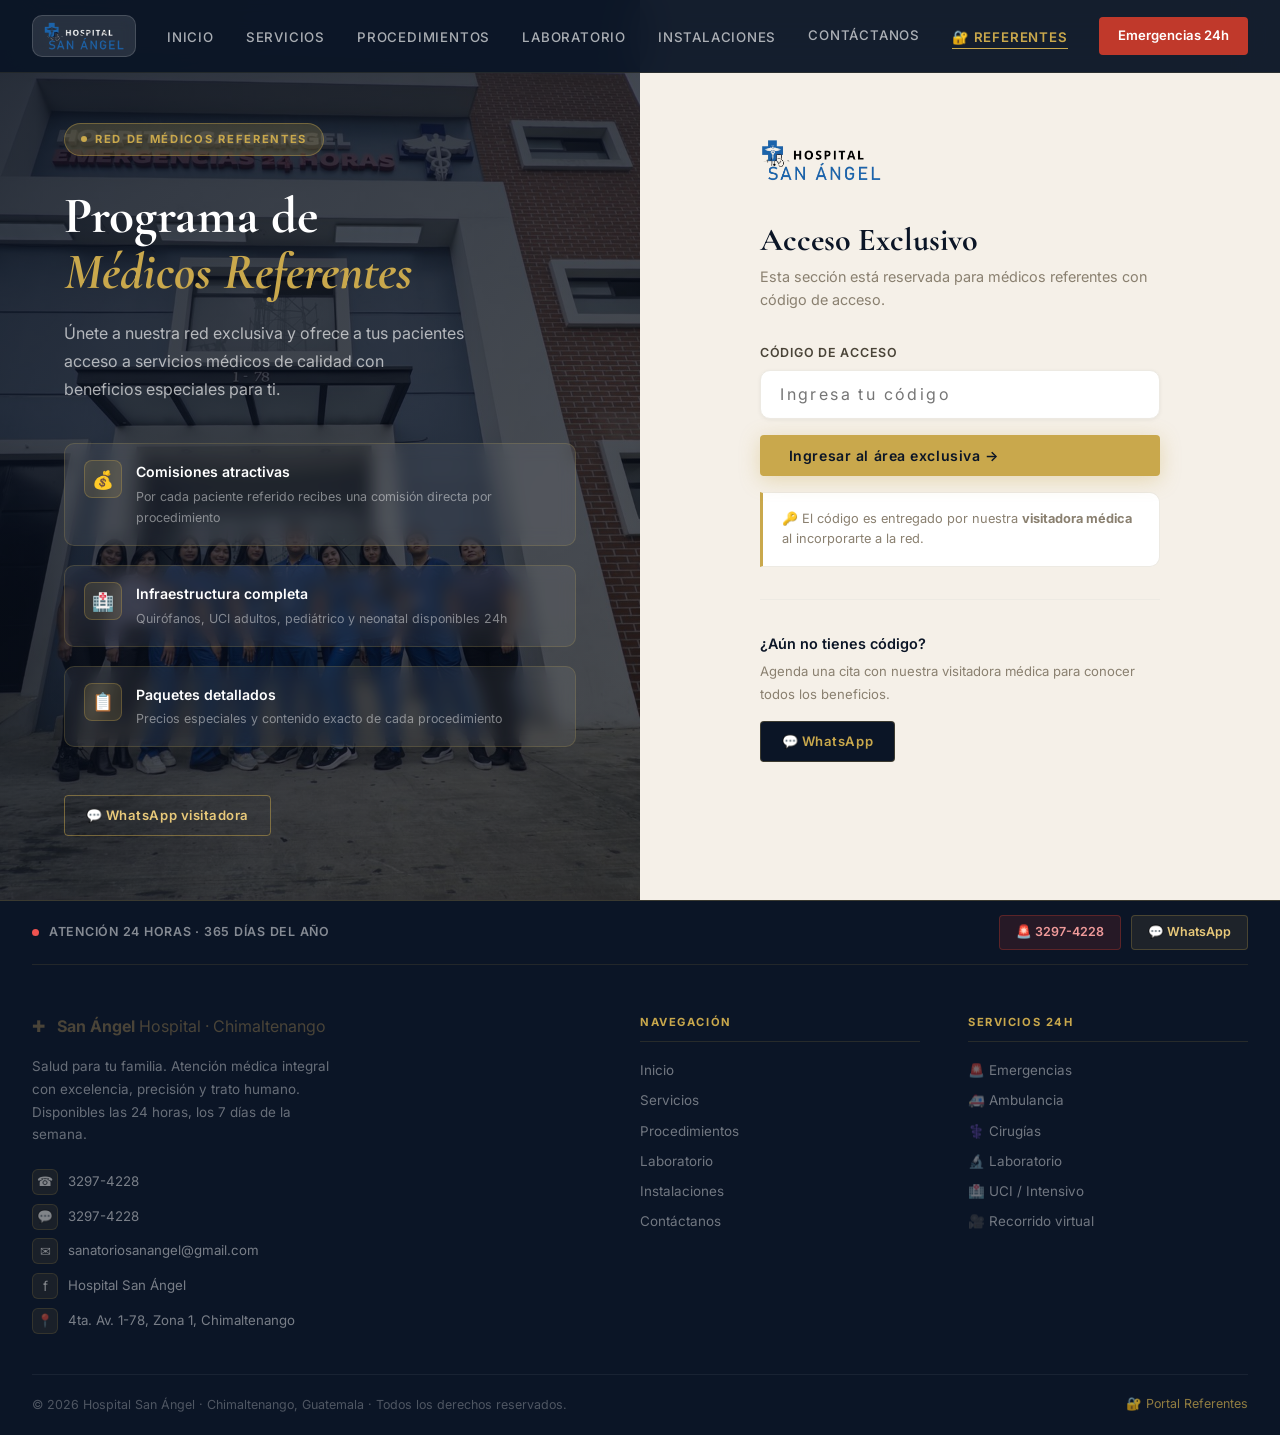
<file: pages/referentes.html>
<!DOCTYPE html>
<html lang="es">
<head>
  <meta charset="UTF-8">
  <meta name="viewport" content="width=device-width, initial-scale=1.0">
  <title>Médicos Referentes – Hospital San Ángel</title>
  <link rel="stylesheet" href="../css/main.css">
  <style>
    /* ── LOCK SCREEN ── */
    .lock-screen {
      min-height: 100vh;
      display: grid;
      grid-template-columns: 1fr 1fr;
      overflow: hidden;
      position: relative;
    }
    /* LEFT: hospital photo with overlay */
    .lock-left {
      position: relative;
      overflow: hidden;
    }
    .lock-left-bg {
      position: absolute; inset: 0;
      background-image: url('../assets/fotos/portada.jpg');
      background-size: cover;
      background-position: center 55%;
      filter: brightness(0.55);
    }
    .lock-left-overlay {
      position: absolute; inset: 0;
      background: linear-gradient(135deg, rgba(11,21,38,0.7) 0%, rgba(11,21,38,0.3) 100%);
    }
    .lock-left-content {
      position: relative; z-index: 1;
      padding: 4rem;
      height: 100%;
      display: flex;
      flex-direction: column;
      justify-content: center;
    }
    .lock-left-content-bottom { /* desktop: sin cambio especial */ }
    .lock-badge {
      display: inline-flex; align-items: center; gap: 8px;
      background: rgba(201,168,76,0.2);
      border: 1px solid rgba(201,168,76,0.4);
      border-radius: 100px; padding: 6px 16px;
      margin-bottom: 2rem;
    }
    .lock-badge span { color: var(--gold); font-size: 0.7rem; font-weight: 700; letter-spacing: 0.15em; text-transform: uppercase; }
    .lock-left-content h1 {
      font-family: 'Cormorant Garamond', serif;
      font-size: clamp(2.2rem, 4vw, 3.5rem);
      font-weight: 700; color: white;
      line-height: 1.1; margin-bottom: 1.2rem;
    }
    .lock-left-content h1 em { color: var(--gold); font-style: italic; }
    .lock-left-content p { color: rgba(255,255,255,0.65); font-size: 1rem; line-height: 1.75; margin-bottom: 2.5rem; max-width: 400px; }
    .lock-benefits { display: flex; flex-direction: column; gap: 1.2rem; margin-bottom: 3rem; }
    .lock-benefit {
      display: flex; align-items: flex-start; gap: 14px;
      padding: 1rem 1.2rem;
      background: rgba(255,255,255,0.07);
      border: 1px solid rgba(201,168,76,0.2);
      border-radius: 10px;
      backdrop-filter: blur(8px);
    }
    .lock-benefit-icon {
      width: 38px; height: 38px; border-radius: 8px;
      background: rgba(201,168,76,0.15);
      border: 1px solid rgba(201,168,76,0.3);
      display: flex; align-items: center; justify-content: center;
      font-size: 1.1rem; flex-shrink: 0;
    }
    .lock-benefit h4 { color: white; font-size: 0.88rem; font-weight: 600; margin-bottom: 2px; }
    .lock-benefit p  { color: rgba(255,255,255,0.45); font-size: 0.78rem; margin: 0; }
    .lock-contact-row { display: flex; gap: 0.8rem; flex-wrap: wrap; }

    /* RIGHT: login form on CREAM background */
    .lock-right {
      background: var(--cream);
      display: flex; align-items: center; justify-content: center;
      padding: 4rem 3rem;
    }
    .lock-card {
      width: 100%; max-width: 400px;
    }
    .lock-card-logo {
      display: flex; align-items: center; gap: 10px;
      margin-bottom: 2.5rem;
    }
    .lock-card-logo img { height: 48px; width: auto; }
    .lock-card h2 {
      font-family: 'Cormorant Garamond', serif;
      font-size: 2rem; font-weight: 700;
      color: var(--navy); margin-bottom: 0.4rem;
    }
    .lock-card .lock-sub { color: var(--gray-500); font-size: 0.9rem; margin-bottom: 2rem; line-height: 1.6; }
    .lock-label { display: block; font-size: 0.78rem; font-weight: 600; color: var(--gray-700); letter-spacing: 0.06em; text-transform: uppercase; margin-bottom: 6px; }
    .lock-input {
      width: 100%; padding: 0.85rem 1.2rem;
      background: white;
      border: 1.5px solid var(--gray-200);
      border-radius: var(--radius);
      color: var(--navy); font-size: 1rem;
      letter-spacing: 0.15em; outline: none;
      font-family: 'Inter', sans-serif;
      transition: border-color 0.2s;
      margin-bottom: 1rem;
      box-shadow: 0 1px 4px rgba(0,0,0,0.06);
    }
    .lock-input:focus { border-color: var(--gold); box-shadow: 0 0 0 3px rgba(201,168,76,0.1); }
    .lock-input.error { border-color: var(--red); animation: shake 0.3s ease; }
    .lock-error { color: var(--red); font-size: 0.82rem; margin-bottom: 1rem; display: none; }
    @keyframes shake { 0%,100%{transform:translateX(0)} 25%{transform:translateX(-8px)} 75%{transform:translateX(8px)} }
    .lock-hint {
      margin-top: 1.5rem;
      padding: 1rem 1.2rem;
      background: white;
      border: 1px solid var(--gray-200);
      border-left: 3px solid var(--gold);
      border-radius: 0 var(--radius) var(--radius) 0;
    }
    .lock-hint p { font-size: 0.8rem; color: var(--gray-500); margin: 0; line-height: 1.6; }
    .lock-divider { border: none; border-top: 1px solid var(--gray-200); margin: 2rem 0; }
    .lock-join h4 { color: var(--navy); font-size: 0.9rem; font-weight: 600; margin-bottom: 0.3rem; }
    .lock-join p  { color: var(--gray-500); font-size: 0.82rem; margin-bottom: 1rem; }

    /* INTERIOR - cream background */
    .ref-content { display: none; background: var(--cream); }
    .ref-content.unlocked { display: block; }

    /* Override navy sections inside ref to be lighter */
    .ref-content .page-hero { background: var(--navy); }
    .ref-content .section { background: var(--cream); }
    .ref-content .section-alt { background: var(--gray-100); }

    /* Paquete cards */
    .paquete-card {
      background: white;
      border: 1px solid var(--gray-200);
      border-radius: var(--radius);
      overflow: hidden;
      transition: var(--transition);
      box-shadow: var(--shadow-sm);
    }
    .paquete-card:hover { box-shadow: var(--shadow-md); transform: translateY(-3px); }
    .paquete-header {
      background: var(--navy);
      padding: 1.4rem 1.6rem;
      display: flex; justify-content: space-between; align-items: flex-start;
      border-bottom: 2px solid var(--gold);
    }
    .paquete-nombre { color: white; font-family:'Cormorant Garamond',serif; font-size:1.4rem; font-weight:700; }
    .paquete-prices { text-align: right; }
    .precio-paciente { color: var(--gold); font-family:'Cormorant Garamond',serif; font-size:1.5rem; font-weight:700; }
    .precio-comision {
      background: rgba(201,168,76,0.15); border: 1px solid var(--gold-border);
      color: var(--gold-light); border-radius: 100px;
      padding: 2px 10px; font-size: 0.75rem; font-weight:600;
      margin-top: 4px; display: inline-block;
    }
    .paquete-body { padding: 1.4rem 1.6rem; background: white; }
    .paquete-includes { list-style:none; display:flex; flex-direction:column; gap:0.4rem; margin-bottom:1rem; }
    .paquete-includes li { display:flex; align-items:flex-start; gap:8px; font-size:0.85rem; color:var(--gray-700); }
    .paquete-includes li::before { content:'✓'; color:var(--gold); font-weight:700; flex-shrink:0; margin-top:1px; }
    .paquete-nota { background:var(--cream); border-left:3px solid var(--gold); padding:0.7rem 1rem; border-radius:0 6px 6px 0; font-size:0.78rem; color:var(--gray-500); line-height:1.6; }

    /* Summary table */
    .summary-table { width:100%; border-collapse:collapse; font-size:0.9rem; background:white; border-radius:var(--radius); overflow:hidden; }
    .summary-table th { background:var(--navy); color:var(--gold); padding:0.9rem 1.2rem; text-align:left; font-size:0.72rem; letter-spacing:0.1em; text-transform:uppercase; }
    .summary-table td { padding:0.9rem 1.2rem; border-bottom:1px solid var(--gray-200); color:var(--gray-700); }
    .summary-table tr:last-child td { border-bottom:none; }
    .summary-table tr:hover td { background:var(--cream); }
    .price-g { font-family:'Cormorant Garamond',serif; font-size:1.1rem; font-weight:700; color:var(--gold); }
    .com-badge { background:rgba(201,168,76,0.1); border:1px solid var(--gold-border); color:var(--gold); border-radius:100px; padding:3px 10px; font-size:0.78rem; font-weight:600; }

    @media (max-width: 768px) {

      /* ═══════════════════════════════════════════════
         MÓVIL: Panel izquierdo (foto+info) apilado arriba
         Panel derecho (login) abajo. Todo a tamaño normal.
         ═══════════════════════════════════════════════ */

      /* Una columna */
      .lock-screen {
        grid-template-columns: 1fr;
        background: #0B1526;
      }

      /* Panel izquierdo: la foto cubre el div, el contenido
         empuja la altura hacia abajo (no fixed height) */
      .lock-left {
        position: relative !important;
        overflow: hidden !important;
      }
      .lock-left-bg {
        position: absolute !important;
        inset: 0 !important;
        filter: brightness(0.65) !important;
        background-position: center 40% !important;
      }
      .lock-left-overlay {
        position: absolute !important;
        inset: 0 !important;
        background: linear-gradient(180deg,
          rgba(11,21,38,0.3) 0%,
          rgba(11,21,38,0.1) 20%,
          rgba(11,21,38,0.1) 45%,
          rgba(11,21,38,0.7) 68%,
          rgba(11,21,38,0.97) 85%,
          rgba(11,21,38,1.0) 100%) !important;
      }
      /* El contenido es relativo y empuja la foto */
      .lock-left-content {
        position: relative !important;
        z-index: 2 !important;
        padding: 7rem 1.5rem 2.2rem !important;
        min-height: 105vh !important;
        height: auto !important;
        display: flex !important;
        flex-direction: column !important;
        justify-content: flex-end !important;
      }

      /* Logo flotante en esquina superior — más abajo para que se vea */
      .mobile-only-logo {
        display: block !important;
        position: absolute !important;
        top: 4.8rem !important;
        left: 1.4rem !important;
        height: 44px !important;
        width: auto !important;
        filter: drop-shadow(0 2px 14px rgba(0,0,0,0.9)) !important;
        margin: 0 !important;
      }

      /* Wrapper del contenido inferior */
      .lock-left-content-bottom { display: flex !important; flex-direction: column !important; }

      /* Badge más llamativo */
      .lock-badge {
        margin-bottom: 0.8rem !important;
        padding: 6px 16px !important;
        display: inline-flex !important;
        width: fit-content !important;
        background: rgba(201,168,76,0.25) !important;
        border: 1px solid rgba(201,168,76,0.6) !important;
      }
      .lock-badge span { font-size: 0.68rem !important; letter-spacing: 0.12em !important; }

      /* Título grande e impactante */
      .lock-left-content h1 {
        font-size: 2.5rem !important;
        color: white !important;
        margin-bottom: 0.6rem !important;
        line-height: 1.05 !important;
        text-shadow: 0 2px 24px rgba(0,0,0,0.9) !important;
      }

      /* Descripción */
      .lock-left-content-bottom > p {
        font-size: 0.95rem !important;
        line-height: 1.7 !important;
        color: rgba(255,255,255,0.8) !important;
        margin-bottom: 1.3rem !important;
        display: block !important;
        max-width: 100% !important;
        text-shadow: 0 1px 8px rgba(0,0,0,0.6) !important;
      }

      /* Beneficios: misma estructura que PC */
      .lock-benefits-toggle { display: none !important; }
      .lock-benefits {
        display: flex !important;
        flex-direction: column !important;
        gap: 0.65rem !important;
        margin-bottom: 1.4rem !important;
      }
      .lock-benefit {
        display: flex !important;
        flex-direction: row !important;
        align-items: flex-start !important;
        text-align: left !important;
        padding: 0.85rem 1rem !important;
        min-width: unset !important;
        max-width: unset !important;
        background: rgba(255,255,255,0.07) !important;
        border: 1px solid rgba(201,168,76,0.25) !important;
        border-left: 3px solid rgba(201,168,76,0.6) !important;
        border-radius: 10px !important;
        gap: 12px !important;
        backdrop-filter: blur(6px) !important;
      }
      .lock-benefit-icon {
        width: 38px !important;
        height: 38px !important;
        font-size: 1.05rem !important;
        flex-shrink: 0 !important;
        background: rgba(201,168,76,0.15) !important;
        border: 1px solid rgba(201,168,76,0.25) !important;
        border-radius: 8px !important;
        margin-top: 1px !important;
      }
      .lock-benefit h4 {
        font-size: 0.9rem !important;
        font-weight: 600 !important;
        color: white !important;
        margin-bottom: 3px !important;
      }
      .lock-benefit p {
        font-size: 0.8rem !important;
        display: block !important;
        color: rgba(255,255,255,0.48) !important;
        margin: 0 !important;
        line-height: 1.5 !important;
      }

      /* Botones de contacto */
      .lock-contact-row {
        display: flex !important;
        gap: 0.7rem !important;
        flex-wrap: nowrap !important;
        margin-top: 0.3rem !important;
      }
      .lock-contact-row .btn {
        flex: 1 !important;
        justify-content: center !important;
        font-size: 0.88rem !important;
        padding: 0.8rem 1rem !important;
        font-weight: 700 !important;
      }

      /* Panel derecho: fondo crema, login grande */
      .lock-right {
        background: #F5F0E8 !important;
        padding: 2.2rem 1.5rem 3.5rem !important;
        border-top: 3px solid #C9A84C !important;
        align-items: stretch !important;
      }
      .lock-card {
        background: white !important;
        border: 1px solid #EDEAE3 !important;
        border-radius: 20px !important;
        padding: 2.2rem 1.6rem !important;
        box-shadow: 0 8px 32px rgba(11,21,38,0.12) !important;
        max-width: 100% !important;
      }
      .lock-mobile-chips { display: none !important; }
      .lock-card-logo img   { height: 48px !important; }
      .lock-card-logo       { margin-bottom: 1.4rem !important; }
      .lock-card h2         { font-size: 2rem !important; color: #0B1526 !important; margin-bottom: 0.4rem !important; }
      .lock-card .lock-sub  { font-size: 0.92rem !important; margin-bottom: 1.6rem !important; color: #8A8070 !important; line-height: 1.65 !important; }
      .lock-label           { color: #4A4438 !important; font-size: 0.82rem !important; }
      .lock-input {
        padding: 1rem 1.2rem !important;
        font-size: 1rem !important;
        background: #FAFAFA !important;
        border-color: #EDEAE3 !important;
        color: #0B1526 !important;
        margin-bottom: 1rem !important;
      }
      .lock-input:focus     { border-color: #C9A84C !important; box-shadow: 0 0 0 3px rgba(201,168,76,0.12) !important; }
      .lock-card > .btn     { padding: 1.05rem !important; font-size: 1rem !important; }
      .lock-hint            { background: #F5F0E8 !important; border-left-color: #C9A84C !important; margin-top: 1.2rem !important; }
      .lock-hint p          { color: #8A8070 !important; font-size: 0.85rem !important; }
      .lock-divider         { border-color: #EDEAE3 !important; margin: 1.6rem 0 !important; }
      .lock-join h4         { color: #0B1526 !important; font-size: 1rem !important; }
      .lock-join p          { color: #8A8070 !important; font-size: 0.88rem !important; margin-bottom: 1rem !important; }
      .lock-join > div      { gap: 0.65rem !important; flex-wrap: nowrap !important; }
      .lock-join .btn       { flex: 1 !important; justify-content: center !important; padding: 0.75rem 0.8rem !important; }
    }

    @media (max-width: 480px) {
      .lock-left-content h1 { font-size: 1.9rem !important; }
      .lock-left-content-bottom > p { font-size: 0.88rem !important; }
    }
  </style>
</head>
<body style="background:var(--navy);">
<div id="header-root"></div>

<!-- LOCK SCREEN -->
<div id="lockScreen" class="lock-screen">

  <!-- LEFT: hospital photo -->
  <div class="lock-left">
    <div class="lock-left-bg"></div>
    <div class="lock-left-overlay"></div>
    <div class="lock-left-content">
      <img src="../assets/img/logo-transparent.png" alt="Hospital San Ángel"
           style="height:52px;width:auto;filter:drop-shadow(0 2px 12px rgba(201,168,76,0.35));display:none;"
           class="mobile-only-logo">
      <!-- Todo el contenido va al fondo de la foto en móvil -->
      <div class="lock-left-content-bottom" style="margin-top:auto;">
        <div class="lock-badge">
          <span style="width:6px;height:6px;border-radius:50%;background:var(--gold);display:block;"></span>
          <span>Red de Médicos Referentes</span>
        </div>
        <h1>Programa de<br><em>Médicos Referentes</em></h1>
        <p>Únete a nuestra red exclusiva y ofrece a tus pacientes acceso a servicios médicos de calidad con beneficios especiales para ti.</p>
        <div class="lock-benefits" id="benefitsList">
          <div class="lock-benefit">
            <div class="lock-benefit-icon">💰</div>
            <div>
              <h4>Comisiones atractivas</h4>
              <p>Por cada paciente referido recibes una comisión directa por procedimiento</p>
            </div>
          </div>
          <div class="lock-benefit">
            <div class="lock-benefit-icon">🏥</div>
            <div>
              <h4>Infraestructura completa</h4>
              <p>Quirófanos, UCI adultos, pediátrico y neonatal disponibles 24h</p>
            </div>
          </div>
          <div class="lock-benefit">
            <div class="lock-benefit-icon">📋</div>
            <div>
              <h4>Paquetes detallados</h4>
              <p>Precios especiales y contenido exacto de cada procedimiento</p>
            </div>
          </div>
        </div>
        <div class="lock-contact-row">
          <a href="https://wa.me/50251219282?text=Hola,%20me%20interesa%20unirme%20a%20la%20red%20de%20médicos%20referentes."
             class="btn btn-outline btn-sm" target="_blank">💬 WhatsApp visitadora</a>
        </div>
      </div>
    </div>
  </div>

  <!-- RIGHT: login form -->
  <div class="lock-right">
    <div class="lock-card">
      <div class="lock-card-logo">
        <img src="../assets/img/logo-dark.png" alt="Hospital San Ángel" style="height:44px;">
      </div>
      <h2>Acceso Exclusivo</h2>
      <p class="lock-sub">Esta sección está reservada para médicos referentes con código de acceso.</p>
      <label class="lock-label" for="codeInput">Código de acceso</label>
      <input type="password" class="lock-input" id="codeInput"
             placeholder="Ingresa tu código" maxlength="20"
             onkeydown="if(event.key==='Enter') checkCode()">
      <p class="lock-error" id="lockError">Código incorrecto. Intenta de nuevo.</p>
      <button class="btn btn-primary" style="width:100%;" onclick="checkCode()">Ingresar al área exclusiva →</button>
      <div class="lock-hint" style="margin-top:1rem;">
        <p>🔑 El código es entregado por nuestra <strong>visitadora médica</strong> al incorporarte a la red.</p>
      </div>
      <hr class="lock-divider">
      <div class="lock-join">
        <h4>¿Aún no tienes código?</h4>
        <p>Agenda una cita con nuestra visitadora médica para conocer todos los beneficios.</p>
        <div style="display:flex;gap:0.7rem;flex-wrap:wrap;">
          <a href="https://wa.me/50251219282?text=Hola,%20me%20interesa%20unirme%20a%20la%20red%20de%20médicos%20referentes%20del%20Hospital%20San%20Ángel."
             class="btn btn-dark btn-sm" target="_blank">💬 WhatsApp</a>
        </div>
      </div>
    </div>
  </div>

</div>

<!-- CONTENIDO PROTEGIDO -->
<div id="refContent" class="ref-content">

  <section class="page-hero">
    <div class="container" style="position:relative;z-index:1;">
      <div class="breadcrumb fade-in"><a href="../index.html">Inicio</a><span>›</span><span>Médicos Referentes</span></div>
      <span class="section-label fade-in">Exclusivo para Médicos Referentes</span>
      <h1 class="fade-in fade-in-delay-1">Procedimientos Referentes</h1>
      <p class="fade-in fade-in-delay-2">Información completa de paquetes, precios para pacientes y comisiones para nuestra red de médicos referentes.</p>
      <div style="display:flex;gap:1rem;flex-wrap:wrap;margin-top:1.5rem;" class="fade-in fade-in-delay-3">
        <a href="tel:51219282" class="btn btn-primary btn-sm">👩‍⚕️ Visitadora: 5121-9282</a>
        <button onclick="logout()" class="btn btn-outline btn-sm">🔒 Cerrar sesión</button>
      </div>
    </div>
  </section>

  <!-- RESUMEN TABLA -->
  <section class="section">
    <div class="container">
      <div class="section-header">
        <span class="section-label">Resumen</span>
        <h2 class="section-title">Precios y Comisiones</h2>
        <p class="section-desc">Precio para el paciente y comisión para el médico referente por cada procedimiento.</p>
      </div>
      <div style="overflow-x:auto;border-radius:var(--radius);border:1px solid var(--gray-200);box-shadow:var(--shadow-sm);" class="fade-in">
        <table class="summary-table">
          <thead>
            <tr>
              <th>Procedimiento</th>
              <th>Precio Paciente</th>
              <th>Comisión Referente</th>
            </tr>
          </thead>
          <tbody>
            <tr><td><strong>Histerectomía</strong></td><td><span class="price-g">Q6,800.00</span></td><td><span class="com-badge">Q600.00</span></td></tr>
            <tr><td><strong>Apendicectomía</strong></td><td><span class="price-g">Q6,800.00</span></td><td><span class="com-badge">Q550.00</span></td></tr>
            <tr><td><strong>Hernioplastia</strong></td><td><span class="price-g">Q6,800.00</span></td><td><span class="com-badge">Q650.00</span></td></tr>
            <tr><td><strong>Colecistectomía sin video</strong></td><td><span class="price-g">Q7,000.00</span></td><td><span class="com-badge">Q700.00</span></td></tr>
            <tr style="background:rgba(201,168,76,0.03);"><td><strong>Colecistectomía con video</strong></td><td><span class="price-g">Q12,500.00</span></td><td><span class="com-badge">Q800.00</span></td></tr>
            <tr style="background:rgba(201,168,76,0.03);"><td><strong>Próstata con video</strong></td><td><span class="price-g">Q12,500.00</span></td><td><span class="com-badge">Q800.00</span></td></tr>
            <tr><td><strong>Próstata sin video</strong></td><td><span class="price-g">Q9,500.00</span></td><td><span class="com-badge">Q700.00</span></td></tr>
            <tr><td><strong>Cesáreas</strong></td><td><span class="price-g">Q6,800.00</span></td><td><span class="com-badge">Q650.00</span></td></tr>
            <tr><td><strong>Partos</strong></td><td><span class="price-g">Q3,800.00</span></td><td><span class="com-badge">Q480.00</span></td></tr>
            <tr><td><strong>Legrado</strong></td><td><span class="price-g">Q3,800.00</span></td><td><span class="com-badge">Q450.00</span></td></tr>
            <tr><td><strong>AMEU</strong></td><td><span class="price-g">Q3,500.00</span></td><td><span class="com-badge">Q350.00</span></td></tr>
          </tbody>
        </table>
      </div>
      <div class="notice-box fade-in" style="margin-top:1.5rem;">
        <p>ℹ️ <strong>Información importante:</strong> Exámenes adicionales a los pre-operatorios básicos tienen costo adicional. El precio varía según la edad del paciente. Las complicaciones tienen un costo adicional con previa autorización del paciente. La habitación privada tiene costo adicional.</p>
      </div>
    </div>
  </section>

  <!-- PAQUETES DETALLADOS - EXACTO DEL PDF -->
  <section class="section section-alt">
    <div class="container">
      <div class="section-header">
        <span class="section-label">Detalle Completo</span>
        <h2 class="section-title">Paquetes por Procedimiento</h2>
        <p class="section-desc">Contenido exacto de cada paquete — todo lo que incluye el precio para el paciente.</p>
      </div>
      <div style="display:grid;grid-template-columns:repeat(auto-fill,minmax(340px,1fr));gap:1.5rem;" class="fade-in">

        <!-- HISTERECTOMÍA -->
        <div class="paquete-card">
          <div class="paquete-header">
            <div>
              <div class="paquete-nombre">Histerectomía</div>
              <div style="color:rgba(255,255,255,0.4);font-size:0.78rem;margin-top:3px;">Paquete tratante</div>
            </div>
            <div class="paquete-prices">
              <div class="precio-paciente">Q1,825.00</div>
              <div style="color:rgba(255,255,255,0.3);font-size:0.7rem;">precio tratante</div>
              <div style="color:var(--gold-light);font-size:0.8rem;margin-top:2px;">Paciente: Q6,800</div>
            </div>
          </div>
          <div class="paquete-body">
            <ul class="paquete-includes">
              <li>Utilización sala de operaciones (Hora y media)</li>
              <li>Canalización</li>
              <li>Utilización de electrocauterio</li>
              <li>48 hrs de encamamiento y alimentación</li>
              <li>Uso de oxígeno en sala de operaciones</li>
              <li>3 dosis de antibiótico (Ceftriaxona)</li>
              <li>6 dosis de analgésico (Diclofenaco)</li>
              <li>3 Soluciones intravenosas</li>
              <li>Sonda Foley + Bolsa recolectora para orina</li>
              <li>4 hilos de sutura</li>
              <li>4 jeringas desechables</li>
            </ul>
            <div class="paquete-nota">Cualquier insumo adicional se cobra por separado. Habitación privada: Q850 las 24h. Kit de aseo personal: Q100 adicional.</div>
          </div>
        </div>

        <!-- APENDICECTOMÍA -->
        <div class="paquete-card">
          <div class="paquete-header">
            <div>
              <div class="paquete-nombre">Apendicectomía</div>
              <div style="color:rgba(255,255,255,0.4);font-size:0.78rem;margin-top:3px;">Paquete tratante</div>
            </div>
            <div class="paquete-prices">
              <div class="precio-paciente">Q1,750.00</div>
              <div style="color:rgba(255,255,255,0.3);font-size:0.7rem;">precio tratante</div>
              <div style="color:var(--gold-light);font-size:0.8rem;margin-top:2px;">Paciente: Q6,800</div>
            </div>
          </div>
          <div class="paquete-body">
            <ul class="paquete-includes">
              <li>Utilización sala de operaciones (Hora y media)</li>
              <li>Canalización</li>
              <li>Utilización de electrocauterio</li>
              <li>48 hrs de encamamiento y alimentación</li>
              <li>Uso de oxígeno en sala de operaciones</li>
              <li>3 dosis de antibiótico (Ceftriaxona)</li>
              <li>6 dosis de analgésico (Diclofenaco)</li>
              <li>3 Soluciones intravenosas</li>
              <li>4 hilos de sutura</li>
              <li>4 jeringas desechables</li>
            </ul>
            <div class="paquete-nota">Cualquier insumo adicional se cobra por separado. Habitación privada: Q850 las 24h. Kit de aseo personal: Q100 adicional.</div>
          </div>
        </div>

        <!-- HERNIOPLASTIA -->
        <div class="paquete-card">
          <div class="paquete-header">
            <div>
              <div class="paquete-nombre">Hernioplastia</div>
              <div style="color:rgba(255,255,255,0.4);font-size:0.78rem;margin-top:3px;">Paquete tratante</div>
            </div>
            <div class="paquete-prices">
              <div class="precio-paciente">Q1,875.00</div>
              <div style="color:rgba(255,255,255,0.3);font-size:0.7rem;">precio tratante</div>
              <div style="color:var(--gold-light);font-size:0.8rem;margin-top:2px;">Paciente: Q6,800</div>
            </div>
          </div>
          <div class="paquete-body">
            <ul class="paquete-includes">
              <li>Utilización sala de operaciones (Hora y media)</li>
              <li>Canalización</li>
              <li>Utilización de electrocauterio</li>
              <li>48 hrs de encamamiento y alimentación</li>
              <li>Uso de oxígeno en sala de operaciones</li>
              <li>3 dosis de antibiótico (Ceftriaxona)</li>
              <li>6 dosis de analgésico (Diclofenaco)</li>
              <li>3 Soluciones intravenosas</li>
              <li>4 hilos de sutura</li>
              <li>4 jeringas desechables</li>
            </ul>
            <div class="paquete-nota">Cualquier insumo adicional se cobra por separado. Habitación privada: Q850 las 24h. Kit de aseo personal: Q100 adicional.</div>
          </div>
        </div>

        <!-- COLECISTECTOMÍA -->
        <div class="paquete-card">
          <div class="paquete-header">
            <div>
              <div class="paquete-nombre">Colecistectomía</div>
              <div style="color:rgba(255,255,255,0.4);font-size:0.78rem;margin-top:3px;">Paquete tratante</div>
            </div>
            <div class="paquete-prices">
              <div class="precio-paciente">Q1,785.00</div>
              <div style="color:rgba(255,255,255,0.3);font-size:0.7rem;">precio tratante</div>
              <div style="color:var(--gold-light);font-size:0.8rem;margin-top:2px;">Sin video: Q7,000 · Con video: Q12,500</div>
            </div>
          </div>
          <div class="paquete-body">
            <ul class="paquete-includes">
              <li>Utilización sala de operaciones (Hora y media)</li>
              <li>Canalización</li>
              <li>Utilización de electrocauterio</li>
              <li>48 hrs de encamamiento y alimentación</li>
              <li>Uso de oxígeno en sala de operaciones</li>
              <li>3 dosis de antibiótico (Ceftriaxona)</li>
              <li>6 dosis de analgésico (Diclofenaco)</li>
              <li>3 Soluciones intravenosas</li>
              <li>Drenaje de penrose</li>
              <li>4 hilos de sutura</li>
              <li>4 jeringas desechables</li>
            </ul>
            <div class="paquete-nota">Cualquier insumo adicional se cobra por separado. Habitación privada: Q850 las 24h. Kit de aseo personal: Q100 adicional.</div>
          </div>
        </div>

        <!-- CESÁREA -->
        <div class="paquete-card">
          <div class="paquete-header">
            <div>
              <div class="paquete-nombre">Cesárea</div>
              <div style="color:rgba(255,255,255,0.4);font-size:0.78rem;margin-top:3px;">Paquete tratante</div>
            </div>
            <div class="paquete-prices">
              <div class="precio-paciente">Q1,900.00</div>
              <div style="color:rgba(255,255,255,0.3);font-size:0.7rem;">precio tratante</div>
              <div style="color:var(--gold-light);font-size:0.8rem;margin-top:2px;">Paciente: Q6,800</div>
            </div>
          </div>
          <div class="paquete-body">
            <ul class="paquete-includes">
              <li>Utilización sala de operaciones (Hora y media)</li>
              <li>Canalización</li>
              <li>Utilización de electrocauterio</li>
              <li>48 hrs de encamamiento y alimentación</li>
              <li>Uso de oxígeno en sala de operaciones</li>
              <li>2 dosis de oxitocina</li>
              <li>3 dosis de antibiótico (Ceftriaxona)</li>
              <li>6 dosis de analgésico (Diclofenaco)</li>
              <li>Gotas de Cloranfernicol</li>
              <li>3 Soluciones intravenosas</li>
              <li>Sonda de aspiración</li>
              <li>Pañales para adulto y pediátricos</li>
              <li>Sonda Foley + Bolsa recolectora de orina</li>
              <li>4 hilos de sutura</li>
              <li>4 jeringas desechables</li>
            </ul>
            <div class="paquete-nota">Cualquier insumo adicional se cobra por separado. Habitación privada: Q850 las 24h. Kit de aseo personal: Q100. Vacuna hepatitis B opcional con costo adicional.</div>
          </div>
        </div>

        <!-- PARTOS -->
        <div class="paquete-card">
          <div class="paquete-header">
            <div>
              <div class="paquete-nombre">Partos</div>
              <div style="color:rgba(255,255,255,0.4);font-size:0.78rem;margin-top:3px;">Paquete tratante</div>
            </div>
            <div class="paquete-prices">
              <div class="precio-paciente">Q900.00</div>
              <div style="color:rgba(255,255,255,0.3);font-size:0.7rem;">precio tratante</div>
              <div style="color:var(--gold-light);font-size:0.8rem;margin-top:2px;">Paciente: Q3,800</div>
            </div>
          </div>
          <div class="paquete-body">
            <ul class="paquete-includes">
              <li>Utilización sala de operaciones (Hora y media)</li>
              <li>Canalización</li>
              <li>24 hrs de encamamiento y alimentación</li>
              <li>2 dosis de oxitocina</li>
              <li>Vitamina K</li>
              <li>Gotas de Cloranfernicol</li>
              <li>Pañales para adulto y pediátricos</li>
              <li>Sonda de aspiración</li>
            </ul>
            <div class="paquete-nota">Cualquier insumo adicional se cobra por separado. Habitación privada: Q850 las 24h. Kit de aseo personal: Q100. Vacuna hepatitis B opcional.</div>
          </div>
        </div>

        <!-- LEGRADO -->
        <div class="paquete-card">
          <div class="paquete-header">
            <div>
              <div class="paquete-nombre">Legrado</div>
              <div style="color:rgba(255,255,255,0.4);font-size:0.78rem;margin-top:3px;">Paquete tratante</div>
            </div>
            <div class="paquete-prices">
              <div class="precio-paciente">Q1,000.00</div>
              <div style="color:rgba(255,255,255,0.3);font-size:0.7rem;">precio tratante</div>
              <div style="color:var(--gold-light);font-size:0.8rem;margin-top:2px;">Paciente: Q3,800</div>
            </div>
          </div>
          <div class="paquete-body">
            <ul class="paquete-includes">
              <li>Canalización</li>
              <li>Utilización sala (Hora y media)</li>
              <li>24 hrs de encamamiento y alimentación</li>
              <li>Pañal para adulto</li>
              <li>Medicamentos a utilizar tienen costo adicional</li>
            </ul>
            <div class="paquete-nota">Cualquier insumo adicional se cobra por separado. Habitación privada: Q850 las 24h. Kit de aseo personal: Q100 adicional.</div>
          </div>
        </div>

        <!-- AMEU -->
        <div class="paquete-card">
          <div class="paquete-header">
            <div>
              <div class="paquete-nombre">AMEU</div>
              <div style="color:rgba(255,255,255,0.4);font-size:0.78rem;margin-top:3px;">Paquete tratante</div>
            </div>
            <div class="paquete-prices">
              <div class="precio-paciente">Q750.00</div>
              <div style="color:rgba(255,255,255,0.3);font-size:0.7rem;">precio tratante</div>
              <div style="color:var(--gold-light);font-size:0.8rem;margin-top:2px;">Paciente: Q3,500</div>
            </div>
          </div>
          <div class="paquete-body">
            <ul class="paquete-includes">
              <li>Canalización</li>
              <li>Utilización sala (Hora y media)</li>
              <li>12 a 18 hrs de encamamiento y alimentación</li>
              <li>Pañal para adulto</li>
              <li>Medicamentos a utilizar tienen costo adicional</li>
            </ul>
            <div class="paquete-nota">Cualquier insumo adicional se cobra por separado. Habitación privada: Q850 las 24h. Kit de aseo personal: Q100 adicional.</div>
          </div>
        </div>

        <!-- KIT DE ASEO -->
        <div class="paquete-card">
          <div class="paquete-header">
            <div>
              <div class="paquete-nombre">Kit de Aseo Personal</div>
              <div style="color:rgba(255,255,255,0.4);font-size:0.78rem;margin-top:3px;">Adicional opcional</div>
            </div>
            <div class="paquete-prices">
              <div class="precio-paciente">Q100.00</div>
              <div style="color:rgba(255,255,255,0.3);font-size:0.7rem;">costo adicional</div>
            </div>
          </div>
          <div class="paquete-body">
            <ul class="paquete-includes">
              <li>Gel antibacterial</li>
              <li>Paquete de toallas húmedas</li>
              <li>Botella de agua pura</li>
              <li>Kit de cepillo + pasta dental</li>
              <li>Paquete de pañuelos faciales</li>
              <li>Jabón de ducha</li>
              <li>Toalla de algodón</li>
            </ul>
            <div class="paquete-nota">Este kit es opcional y tiene costo adicional de Q100.00 por paciente. No está incluido en ningún paquete.</div>
          </div>
        </div>

      </div>
    </div>
  </section>

  <!-- INFORMACIÓN GENERAL INCLUIDO EN TODOS -->
  <section class="section" style="background:var(--navy);">
    <div class="container">
      <div class="section-header">
        <span class="section-label" style="color:var(--gold);">Base de todos los paquetes</span>
        <h2 class="section-title" style="color:var(--white);">Incluido en todos los procedimientos</h2>
      </div>
      <div style="display:grid;grid-template-columns:1fr 1fr;gap:2rem;max-width:800px;margin:0 auto;" class="fade-in">
        <div style="background:rgba(255,255,255,0.04);border:1px solid var(--gold-border);border-radius:var(--radius);padding:1.6rem;">
          <h4 style="color:var(--gold);margin-bottom:1rem;">✅ Siempre incluido</h4>
          <ul class="paquete-includes">
            <li>Laboratorios pre-operatorios básicos (Hematología, BUN, Creatinina, Glucosa)</li>
            <li>Comida durante la estadía</li>
            <li>Atención médica especializada</li>
            <li>Atención de enfermería 24h</li>
            <li>Servicios de higiene</li>
            <li>Encamamiento semiprivado</li>
          </ul>
        </div>
        <div style="background:rgba(255,255,255,0.04);border:1px solid rgba(192,57,43,0.3);border-radius:var(--radius);padding:1.6rem;">
          <h4 style="color:var(--red-soft);margin-bottom:1rem;">⚠️ Costo adicional</h4>
          <ul class="paquete-includes" style="">
            <li style="color:rgba(255,255,255,0.5);">Exámenes adicionales a pre-operatorios básicos</li>
            <li style="color:rgba(255,255,255,0.5);">Complicaciones (con previa autorización)</li>
            <li style="color:rgba(255,255,255,0.5);">Habitación privada: <strong style="color:var(--gold);">Q850.00 las 24h</strong></li>
            <li style="color:rgba(255,255,255,0.5);">Kit de aseo personal: <strong style="color:var(--gold);">Q100.00</strong></li>
            <li style="color:rgba(255,255,255,0.5);">Precio varía según edad del paciente</li>
          </ul>
        </div>
      </div>
    </div>
  </section>

  <!-- CONTACTO -->
  <section style="background:var(--navy-mid);padding:3rem 0;border-top:1px solid var(--gold-border);">
    <div class="container" style="text-align:center;">
      <h3 style="color:var(--white);margin-bottom:0.5rem;">Contacto directo</h3>
      <p style="color:rgba(255,255,255,0.4);margin-bottom:1.5rem;font-size:0.9rem;">Visitadora médica y coordinación de procedimientos</p>
      <div style="display:flex;gap:1rem;justify-content:center;flex-wrap:wrap;">
        <a href="tel:51219282" class="btn btn-primary">👩‍⚕️ Visitadora: 5121-9282</a>
      </div>
    </div>
  </section>

</div>

<div id="footer-root"></div>
<script src="../js/components.js"></script>
<script src="../js/config.js"></script>
<script src="../js/main.js"></script>
<script>
document.getElementById('header-root').innerHTML = renderHeader('referentes');
document.getElementById('footer-root').innerHTML = renderFooter(true);

// Show benefit chips inside form on mobile
if (window.innerWidth <= 768) {
  var chips = document.querySelector('.lock-mobile-chips');
  if (chips) chips.style.display = 'flex';
}

function toggleBenefits() {
  var toggle = document.getElementById('benefitsToggle');
  var list = document.getElementById('benefitsList');
  var isCollapsed = list.classList.contains('collapsed');
  list.classList.toggle('collapsed');
  toggle.classList.toggle('collapsed');
  toggle.querySelector('span:first-child').textContent = isCollapsed
    ? 'Ocultar beneficios'
    : 'Ver beneficios de la red (' + list.children.length + ')';
}

const ACCESS_CODE = 'SANANGEL2026';
if (sessionStorage.getItem('refUnlocked') === '1') unlock();

function checkCode() {
  const input = document.getElementById('codeInput');
  const error = document.getElementById('lockError');
  if (input.value.trim().toUpperCase() === ACCESS_CODE) {
    sessionStorage.setItem('refUnlocked', '1');
    unlock();
  } else {
    input.classList.add('error');
    error.style.display = 'block';
    setTimeout(() => input.classList.remove('error'), 400);
    input.value = ''; input.focus();
  }
}
function unlock() {
  document.getElementById('lockScreen').style.display = 'none';
  document.getElementById('refContent').classList.add('unlocked');
  initScrollAnimations();
}
function logout() {
  sessionStorage.removeItem('refUnlocked');
  location.reload();
}
</script>
<!-- ===== POPUP CUPÓN ===== -->
<div id="cupon-overlay" style="display:none;position:fixed;inset:0;background:rgba(0,0,0,0.55);z-index:9999;align-items:center;justify-content:center;padding:16px;box-sizing:border-box;">
  <div id="cupon-modal" style="position:relative;max-width:420px;width:100%;border-radius:16px;overflow:hidden;box-shadow:0 24px 60px rgba(0,0,0,0.45);">
    <button onclick="cerrarCupon()" aria-label="Cerrar" style="position:absolute;top:10px;right:12px;z-index:2;background:rgba(0,0,0,0.5);border:none;color:#fff;font-size:24px;line-height:1;width:36px;height:36px;border-radius:50%;cursor:pointer;">&times;</button>
    <img src="../assets/fotos/cupon.jpg" alt="Cupón 15% descuento" style="width:100%;display:block;">
  </div>
</div>
<style>
@keyframes cuponIn{from{opacity:0;transform:scale(0.88) translateY(18px)}to{opacity:1;transform:scale(1) translateY(0)}}
#cupon-overlay.activo{display:flex!important}
#cupon-overlay.activo #cupon-modal{animation:cuponIn 0.4s cubic-bezier(.22,.68,0,1.3)}
</style>
<script>
(function(){
  var KEY="hsa_cupon_v2";
  var DIAS=3;
  function oculto(){try{var t=localStorage.getItem(KEY);return t&&(Date.now()-+t)<DIAS*86400000;}catch(e){return false;}}
  function cerrarCupon(){
    var el=document.getElementById("cupon-overlay");
    if(!el)return;
    el.classList.remove("activo");
    setTimeout(function(){el.style.display="none";},300);
    try{localStorage.setItem(KEY,Date.now());}catch(e){}
  }
  window.cerrarCupon=cerrarCupon;
  document.getElementById("cupon-overlay").addEventListener("click",function(e){if(e.target===this)cerrarCupon();});
  if(!oculto()){setTimeout(function(){var el=document.getElementById("cupon-overlay");if(el){el.style.display="flex";requestAnimationFrame(function(){requestAnimationFrame(function(){el.classList.add("activo");});});}},15000);}
})();
</script>
</body>
</html>
</file>
<file: css/main.css>
/* ═══════════════════════════════════════════════════════
   HOSPITAL SAN ÁNGEL — PREMIUM GOLD REDESIGN
   ═══════════════════════════════════════════════════════ */

@import url('https://fonts.googleapis.com/css2?family=Cormorant+Garamond:ital,wght@0,400;0,600;0,700;1,400;1,600&family=Playfair+Display:ital,wght@0,700;0,900;1,400&family=Inter:wght@300;400;500;600&display=swap');

:root {
  /* ── CORE PALETTE ── */
  --navy:       #0B1526;
  --navy-mid:   #132035;
  --navy-card:  #111E33;
  --gold:       #C9A84C;
  --gold-light: #E8C97A;
  --gold-pale:  rgba(201,168,76,0.12);
  --gold-border:rgba(201,168,76,0.25);
  --white:      #FFFFFF;
  --cream:      #F5F0E8;
  --red:        #C0392B;
  --red-soft:   #E74C3C;

  /* ── GRAYS ── */
  --gray-100: #F8F7F4;
  --gray-200: #EDEAE3;
  --gray-300: #C8C3B8;
  --gray-500: #8A8070;
  --gray-700: #4A4438;

  /* ── SHADOWS ── */
  --shadow-sm: 0 2px 12px rgba(11,21,38,0.08);
  --shadow-md: 0 8px 40px rgba(11,21,38,0.15);
  --shadow-lg: 0 24px 80px rgba(11,21,38,0.25);
  --shadow-gold: 0 8px 32px rgba(201,168,76,0.2);

  /* ── RADIUS ── */
  --radius: 10px;
  --radius-lg: 18px;

  /* ── TRANSITION ── */
  --transition: all 0.35s cubic-bezier(0.4,0,0.2,1);
}

/* ─── RESET ─── */
*, *::before, *::after { box-sizing: border-box; margin: 0; padding: 0; }
html { scroll-behavior: smooth; font-size: 16px; overflow-x: hidden; width: 100%; }
body {
  font-family: 'Inter', sans-serif;
  background: var(--cream);
  color: var(--gray-700);
  overflow-x: hidden;
  line-height: 1.65;
  width: 100%;
  max-width: 100vw;
}

/* ─── TYPOGRAPHY ─── */
h1, h2, h3 {
  font-family: 'Cormorant Garamond', serif;
  line-height: 1.15;
  color: var(--navy);
}
h4, h5, h6 {
  font-family: 'Inter', sans-serif;
  color: var(--navy);
}
h1 { font-size: clamp(2.8rem, 6vw, 5rem); font-weight: 700; }
h2 { font-size: clamp(2rem, 4vw, 3.2rem); font-weight: 600; }
h3 { font-size: clamp(1.4rem, 2.5vw, 2rem); font-weight: 600; }
h4 { font-size: 1rem; font-weight: 600; }
p  { font-size: 0.97rem; line-height: 1.7; color: var(--gray-500); }
a  { text-decoration: none; color: inherit; }

/* ─── GOLD DIVIDER ─── */
.gold-line {
  display: inline-block; width: 40px; height: 2px;
  background: var(--gold); margin-right: 12px;
  vertical-align: middle;
}

/* ─── CONTAINER ─── */
.container { max-width: 1280px; margin: 0 auto; padding: 0 2rem; width: 100%; }

/* ─── SECTION ─── */
.section { padding: 5rem 0; }
.section-alt { background: var(--gray-100); }

.section-header { text-align: center; max-width: 680px; margin: 0 auto 3.5rem; }
.section-label {
  display: inline-flex; align-items: center;
  font-family: 'Inter', sans-serif;
  font-size: 0.72rem; font-weight: 600;
  letter-spacing: 0.15em; text-transform: uppercase;
  color: var(--gold);
  margin-bottom: 0.8rem;
}
.section-label::before {
  content: ''; display: inline-block;
  width: 28px; height: 1px;
  background: var(--gold); margin-right: 10px;
}
.section-title { margin-bottom: 1rem; }
.section-desc { font-size: 1rem; color: var(--gray-500); }

/* ─── BUTTONS ─── */
.btn {
  display: inline-flex; align-items: center; gap: 8px;
  padding: 0.75rem 1.8rem;
  border-radius: 4px;
  font-family: 'Inter', sans-serif;
  font-weight: 600; font-size: 0.88rem;
  letter-spacing: 0.04em;
  cursor: pointer; border: none;
  transition: var(--transition);
  white-space: nowrap;
  text-decoration: none;
}
.btn-primary {
  background: var(--gold);
  color: var(--navy);
  box-shadow: 0 4px 20px rgba(201,168,76,0.35);
}
.btn-primary:hover { background: var(--gold-light); transform: translateY(-2px); box-shadow: var(--shadow-gold); }

.btn-outline {
  background: transparent;
  border: 1.5px solid rgba(201,168,76,0.5);
  color: var(--gold-light);
}
.btn-outline:hover { border-color: var(--gold); color: var(--gold); background: var(--gold-pale); }

.btn-red {
  background: var(--red);
  color: white;
  box-shadow: 0 4px 20px rgba(192,57,43,0.35);
}
.btn-red:hover { background: var(--red-soft); transform: translateY(-2px); }

.btn-dark {
  background: var(--navy);
  color: var(--gold);
  border: 1.5px solid var(--gold-border);
}
.btn-dark:hover { background: var(--navy-mid); border-color: var(--gold); }

.btn-lg { padding: 0.95rem 2.2rem; font-size: 0.95rem; }
.btn-sm { padding: 0.55rem 1.3rem; font-size: 0.82rem; }

/* ─── HEADER / NAV ─── */
.site-header {
  position: fixed; top: 0; left: 0; right: 0; z-index: 1000;
  background: rgba(11,21,38,0.96);
  backdrop-filter: blur(20px);
  border-bottom: 1px solid rgba(201,168,76,0.12);
  transition: var(--transition);
}
.site-header.scrolled {
  background: rgba(11,21,38,0.99);
  box-shadow: 0 4px 32px rgba(0,0,0,0.4);
}
.nav-inner {
  max-width: 1280px; margin: 0 auto;
  display: flex; align-items: center; justify-content: space-between;
  padding: 0 2rem; height: 72px;
}
.nav-logo { display: flex; align-items: center; gap: 12px; }
.nav-logo img { height: 42px; width: auto; }
.nav-logo .logo-name {
  font-family: 'Cormorant Garamond', serif;
  font-size: 1.3rem; font-weight: 700;
  color: var(--white);
  letter-spacing: 0.02em;
}
.nav-links {
  display: flex; align-items: center; gap: 2rem;
  list-style: none;
}
.nav-links a {
  font-size: 0.83rem; font-weight: 500;
  color: rgba(255,255,255,0.65);
  letter-spacing: 0.06em; text-transform: uppercase;
  transition: color 0.25s;
  position: relative;
}
.nav-links a::after {
  content: ''; position: absolute; bottom: -4px; left: 0; right: 0;
  height: 1px; background: var(--gold);
  transform: scaleX(0); transition: transform 0.3s;
}
.nav-links a:hover, .nav-links a.active { color: var(--gold-light); }
.nav-links a:hover::after, .nav-links a.active::after { transform: scaleX(1); }
.nav-cta { display: flex; align-items: center; gap: 1rem; }
.nav-emergency {
  display: flex; align-items: center; gap: 8px;
  background: var(--red); color: white;
  padding: 0.5rem 1.2rem; border-radius: 4px;
  font-size: 0.82rem; font-weight: 600;
  transition: var(--transition);
}
.nav-emergency:hover { background: var(--red-soft); }
.hamburger {
  display: none; flex-direction: column; gap: 5px;
  background: none; border: none; cursor: pointer; padding: 4px;
}
.hamburger span {
  display: block; width: 24px; height: 2px;
  background: var(--gold); border-radius: 2px;
  transition: var(--transition);
}
.mobile-nav {
  /* Fixed below the header — appears wherever user is on the page */
  position: fixed;
  top: 72px; /* height of header */
  left: 0; right: 0;
  z-index: 999;
  display: none;
  flex-direction: column;
  background: rgba(11,21,38,0.98);
  backdrop-filter: blur(20px);
  border-top: 1px solid var(--gold-border);
  border-bottom: 1px solid var(--gold-border);
  padding: 1.2rem 1.5rem 1.5rem;
  gap: 0;
  box-shadow: 0 8px 32px rgba(0,0,0,0.4);
  /* Slide down animation */
  transform: translateY(-10px);
  opacity: 0;
  transition: opacity 0.25s ease, transform 0.25s ease;
}
.mobile-nav.open {
  display: flex;
  transform: translateY(0);
  opacity: 1;
}
.mobile-nav a {
  color: rgba(255,255,255,0.75);
  font-size: 0.95rem; font-weight: 500;
  padding: 0.85rem 0;
  border-bottom: 1px solid rgba(255,255,255,0.06);
  transition: color 0.2s, padding-left 0.2s;
  display: flex; align-items: center; gap: 8px;
}
.mobile-nav a:last-child { border-bottom: none; }
.mobile-nav a:hover { color: var(--gold); padding-left: 6px; }

/* ─── HERO ─── */
.hero {
  position: relative; min-height: 100vh;
  background: var(--navy);
  display: flex; align-items: center;
  overflow: hidden;
}
.hero-bg {
  position: absolute; inset: 0;
  background:
    radial-gradient(ellipse 80% 70% at 60% 40%, rgba(201,168,76,0.07) 0%, transparent 60%),
    linear-gradient(180deg, rgba(11,21,38,0.3) 0%, rgba(11,21,38,0.95) 100%);
}
/* Subtle texture pattern */
.hero-grid {
  position: absolute; inset: 0;
  background-image:
    linear-gradient(rgba(201,168,76,0.04) 1px, transparent 1px),
    linear-gradient(90deg, rgba(201,168,76,0.04) 1px, transparent 1px);
  background-size: 60px 60px;
}
.hero-inner {
  display: grid;
  grid-template-columns: 1fr 400px;
  gap: 4rem;
  align-items: center;
  max-width: 1280px;
  margin: 0 auto;
  padding: 7rem 2rem 4rem;
  width: 100%;
}
.hero-badge {
  display: inline-flex; align-items: center; gap: 8px;
  background: var(--gold-pale);
  border: 1px solid var(--gold-border);
  color: var(--gold-light);
  font-size: 0.72rem; font-weight: 600;
  letter-spacing: 0.12em; text-transform: uppercase;
  padding: 6px 16px; border-radius: 100px;
  margin-bottom: 1.5rem;
}
.hero-badge .dot {
  width: 6px; height: 6px; border-radius: 50%;
  background: var(--gold);
  animation: pulse-gold 2s infinite;
}
@keyframes pulse-gold {
  0%, 100% { opacity: 1; transform: scale(1); }
  50%       { opacity: 0.5; transform: scale(1.4); }
}
.hero-title {
  font-family: 'Cormorant Garamond', serif;
  font-size: clamp(3.5rem, 7vw, 6rem);
  font-weight: 700;
  color: var(--white);
  line-height: 1.05;
  margin-bottom: 1.5rem;
  letter-spacing: -0.01em;
}
.hero-title em {
  font-style: italic;
  color: var(--gold);
}
.hero-desc {
  font-size: 1.05rem;
  color: rgba(255,255,255,0.55);
  margin-bottom: 2.5rem;
  max-width: 520px;
  line-height: 1.8;
}
.hero-actions { display: flex; gap: 1rem; flex-wrap: wrap; margin-bottom: 3rem; }
.hero-stats {
  display: flex; gap: 2.5rem;
  padding-top: 2rem;
  border-top: 1px solid rgba(201,168,76,0.15);
}
.hero-stat-num {
  font-family: 'Cormorant Garamond', serif;
  font-size: 2rem; font-weight: 700;
  color: var(--gold);
  line-height: 1;
  margin-bottom: 4px;
}
.hero-stat-label {
  font-size: 0.68rem; font-weight: 600;
  letter-spacing: 0.1em; text-transform: uppercase;
  color: rgba(255,255,255,0.35);
}
/* Hero side cards */
.hero-cards {
  display: flex; flex-direction: column; gap: 1rem;
}
.hero-card {
  background: rgba(255,255,255,0.04);
  border: 1px solid rgba(201,168,76,0.15);
  border-radius: var(--radius);
  padding: 1.4rem 1.6rem;
  backdrop-filter: blur(10px);
  transition: var(--transition);
  display: flex; flex-direction: column; gap: 0.4rem;
}
.hero-card:hover {
  background: rgba(201,168,76,0.08);
  border-color: rgba(201,168,76,0.35);
  transform: translateX(4px);
}
.hero-card-icon { font-size: 1.4rem; margin-bottom: 0.3rem; }
.hero-card h4 { color: var(--white); font-size: 0.95rem; font-weight: 600; }
.hero-card p  { color: rgba(255,255,255,0.45); font-size: 0.82rem; line-height: 1.55; }

/* ─── BREADCRUMB ─── */
.breadcrumb {
  display: flex; align-items: center; gap: 8px;
  font-size: 0.8rem; color: var(--gray-300);
  margin-bottom: 1.5rem; flex-wrap: wrap;
}
.breadcrumb a { color: var(--gold); transition: opacity 0.2s; }
.breadcrumb a:hover { opacity: 0.7; }
.breadcrumb span { color: rgba(255,255,255,0.3); }

/* ─── PAGE HERO ─── */
.page-hero {
  background: var(--navy);
  padding: 8rem 0 3.5rem;
  position: relative; overflow: hidden;
}
.page-hero::before {
  content: '';
  position: absolute; inset: 0;
  background:
    radial-gradient(ellipse 60% 80% at 30% 50%, rgba(201,168,76,0.07) 0%, transparent 60%),
    linear-gradient(rgba(201,168,76,0.03) 1px, transparent 1px),
    linear-gradient(90deg, rgba(201,168,76,0.03) 1px, transparent 1px);
  background-size: auto, 60px 60px, 60px 60px;
}
.page-hero h1 { color: var(--white); }
.page-hero p  { color: rgba(255,255,255,0.5); margin-top: 0.8rem; max-width: 560px; }

/* ─── MVV SECTION ─── */
.mvv-section {
  background: var(--navy);
  padding: 5rem 0;
}
.mvv-grid {
  display: grid;
  grid-template-columns: repeat(3, 1fr);
  gap: 0;
  border: 1px solid var(--gold-border);
  border-radius: var(--radius);
  overflow: hidden;
}
.mvv-card {
  padding: 2.5rem;
  border-right: 1px solid var(--gold-border);
  transition: var(--transition);
  position: relative;
}
.mvv-card:last-child { border-right: none; }
.mvv-card:hover { background: var(--gold-pale); }
.mvv-card::before {
  content: '';
  position: absolute; top: 0; left: 0; right: 0;
  height: 2px;
  background: linear-gradient(90deg, transparent, var(--gold), transparent);
  opacity: 0; transition: opacity 0.3s;
}
.mvv-card:hover::before { opacity: 1; }
.mvv-icon {
  width: 48px; height: 48px; border-radius: 8px;
  background: var(--gold-pale); border: 1px solid var(--gold-border);
  display: flex; align-items: center; justify-content: center;
  font-size: 1.3rem; margin-bottom: 1.2rem;
}
.mvv-card h3 {
  color: var(--gold);
  font-size: 1.4rem; margin-bottom: 0.8rem;
  font-family: 'Cormorant Garamond', serif;
}
.mvv-card p { color: rgba(255,255,255,0.5); font-size: 0.88rem; line-height: 1.75; }
.valores-grid {
  display: grid; grid-template-columns: 1fr 1fr;
  gap: 0.6rem; margin-top: 1rem;
}
.valor-item {
  display: flex; align-items: center; gap: 8px;
  color: rgba(255,255,255,0.6); font-size: 0.82rem;
}
.valor-item::before {
  content: '◆'; color: var(--gold); font-size: 0.45rem; flex-shrink: 0;
}

/* ─── CARDS ─── */
.cards-grid {
  display: grid;
  grid-template-columns: repeat(auto-fill, minmax(260px, 1fr));
  gap: 1.5rem;
}
.card {
  background: var(--white);
  border: 1px solid var(--gray-200);
  border-radius: var(--radius);
  padding: 2rem;
  transition: var(--transition);
  position: relative; overflow: hidden;
}
.card::after {
  content: '';
  position: absolute; bottom: 0; left: 0; right: 0;
  height: 2px;
  background: linear-gradient(90deg, var(--gold), var(--gold-light));
  transform: scaleX(0); transition: transform 0.35s;
  transform-origin: left;
}
.card:hover {
  box-shadow: var(--shadow-md);
  transform: translateY(-4px);
  border-color: transparent;
}
.card:hover::after { transform: scaleX(1); }
.card-icon {
  width: 52px; height: 52px; border-radius: 10px;
  background: var(--cream);
  border: 1px solid var(--gray-200);
  display: flex; align-items: center; justify-content: center;
  font-size: 1.4rem; margin-bottom: 1.2rem;
}
.card h3 { font-size: 1.1rem; margin-bottom: 0.5rem; }
.card p  { font-size: 0.88rem; color: var(--gray-500); }

/* ─── VIDEO SECTION ─── */
.video-section {
  background: var(--navy);
  position: relative; overflow: hidden;
}
.video-section::before {
  content: '';
  position: absolute; inset: 0;
  background:
    radial-gradient(ellipse 70% 60% at 50% 0%, rgba(201,168,76,0.06) 0%, transparent 60%),
    linear-gradient(rgba(201,168,76,0.025) 1px, transparent 1px),
    linear-gradient(90deg, rgba(201,168,76,0.025) 1px, transparent 1px);
  background-size: auto, 60px 60px, 60px 60px;
}

/* ─── TESTIMONIOS ─── */
.testimonios-section {
  background: var(--navy);
  padding: 5rem 0;
  position: relative;
}
.testimonios-section::before {
  content: '';
  position: absolute; inset: 0;
  background: linear-gradient(rgba(201,168,76,0.025) 1px, transparent 1px),
              linear-gradient(90deg, rgba(201,168,76,0.025) 1px, transparent 1px);
  background-size: 60px 60px;
}
.testimonio-card {
  background: rgba(255,255,255,0.04);
  border: 1px solid rgba(201,168,76,0.15);
  border-radius: var(--radius);
  padding: 2rem;
  transition: var(--transition);
}
.testimonio-card:hover {
  background: rgba(201,168,76,0.06);
  border-color: rgba(201,168,76,0.3);
  transform: translateY(-3px);
}
.testimonio-stars { color: var(--gold); font-size: 0.9rem; margin-bottom: 1rem; }
.testimonio-text {
  font-size: 0.93rem; color: rgba(255,255,255,0.65);
  line-height: 1.75; font-style: italic;
  margin-bottom: 1.4rem;
}
.testimonio-author { display: flex; align-items: center; gap: 12px; padding-top: 1rem; border-top: 1px solid rgba(201,168,76,0.1); }
.author-avatar {
  width: 42px; height: 42px; border-radius: 50%;
  background: var(--gold); color: var(--navy);
  display: flex; align-items: center; justify-content: center;
  font-weight: 700; font-size: 1rem; flex-shrink: 0;
}
.author-info strong { display: block; color: var(--white); font-size: 0.88rem; }
.author-info span   { color: rgba(255,255,255,0.35); font-size: 0.75rem; }
/* Carousel dots */
.t-dot {
  width: 8px; height: 8px; border-radius: 50%;
  background: rgba(201,168,76,0.25); border: 1px solid rgba(201,168,76,0.4);
  cursor: pointer; transition: all 0.25s; padding: 0;
}
.t-dot.active { background: var(--gold); border-color: var(--gold); width: 22px; border-radius: 4px; }

/* ─── CONTACT ─── */
.contact-grid {
  display: grid; grid-template-columns: 1fr 1fr; gap: 3rem; align-items: start;
}
.contact-item {
  display: flex; align-items: flex-start; gap: 1rem;
  padding: 1.2rem; border-radius: var(--radius);
  border: 1px solid var(--gray-200);
  background: var(--white);
  margin-bottom: 1rem;
  transition: var(--transition);
}
.contact-item:hover { border-color: var(--gold-border); box-shadow: var(--shadow-sm); }
.contact-icon {
  width: 44px; height: 44px; border-radius: 8px;
  background: var(--cream); border: 1px solid var(--gray-200);
  display: flex; align-items: center; justify-content: center;
  font-size: 1.2rem; flex-shrink: 0;
}
.contact-info label { display: block; font-size: 0.72rem; font-weight: 600; letter-spacing: 0.08em; text-transform: uppercase; color: var(--gray-300); margin-bottom: 3px; }
.contact-info strong { display: block; font-size: 0.9rem; color: var(--navy); }

/* ─── FOOTER ─── */
.site-footer {
  background: var(--navy);
  border-top: 1px solid var(--gold-border);
}
.site-footer .container { max-width: 1280px; margin: 0 auto; padding: 0 2rem; }

/* ── Barra de emergencia superior ── */
.footer-emergency-bar {
  display: flex; align-items: center; justify-content: space-between;
  padding: 0.85rem 0;
  border-bottom: 1px solid rgba(201,168,76,0.12);
  gap: 1rem; flex-wrap: wrap;
}
.footer-emergency-left {
  display: flex; align-items: center; gap: 10px;
  font-size: 0.78rem; font-weight: 600;
  color: rgba(255,255,255,0.5);
  letter-spacing: 0.06em; text-transform: uppercase;
}
.footer-emergency-dot {
  width: 7px; height: 7px; border-radius: 50%;
  background: #ef5350; flex-shrink: 0;
  animation: pulse-red 1.5s infinite;
}
.footer-emergency-right { display: flex; gap: 0.6rem; }
.footer-emergency-btn {
  display: inline-flex; align-items: center; gap: 6px;
  padding: 0.4rem 1rem; border-radius: 4px;
  font-size: 0.78rem; font-weight: 600;
  background: rgba(192,57,43,0.15);
  border: 1px solid rgba(192,57,43,0.35);
  color: #ef9a9a; transition: all 0.2s;
  text-decoration: none;
}
.footer-emergency-btn:hover { background: rgba(192,57,43,0.3); color: white; }
.footer-emergency-btn--wa {
  background: rgba(201,168,76,0.1);
  border-color: rgba(201,168,76,0.25);
  color: var(--gold-light);
}
.footer-emergency-btn--wa:hover { background: rgba(201,168,76,0.2); color: var(--gold); }

/* ── Grid principal ── */
.footer-top {
  display: grid; grid-template-columns: 2fr 1fr 1fr;
  gap: 3rem; padding: 3rem 0 2.5rem;
}

/* Brand */
.footer-logo {
  display: flex; align-items: center; gap: 12px;
  margin-bottom: 1rem;
}
.footer-brand p {
  color: rgba(255,255,255,0.38); font-size: 0.84rem;
  line-height: 1.7; margin-bottom: 1.4rem; max-width: 300px;
}
.footer-contact-items { display: flex; flex-direction: column; gap: 0.55rem; }
.footer-contact-item {
  display: flex; align-items: center; gap: 10px;
  font-size: 0.83rem; color: rgba(255,255,255,0.45);
  text-decoration: none; transition: color 0.2s;
}
.footer-contact-item:hover { color: var(--gold-light); }
.footer-contact-item--plain { cursor: default; }
.footer-contact-item--plain:hover { color: rgba(255,255,255,0.45); }
.footer-contact-icon {
  width: 26px; height: 26px; border-radius: 6px;
  background: rgba(201,168,76,0.08);
  border: 1px solid rgba(201,168,76,0.15);
  display: flex; align-items: center; justify-content: center;
  font-size: 0.8rem; flex-shrink: 0;
}

/* Columnas nav */
.footer-col h5 {
  color: var(--gold); font-size: 0.7rem; font-weight: 700;
  letter-spacing: 0.14em; text-transform: uppercase;
  margin-bottom: 1.1rem;
  padding-bottom: 0.6rem;
  border-bottom: 1px solid rgba(201,168,76,0.15);
}
.footer-col ul { list-style: none; display: flex; flex-direction: column; gap: 0.5rem; }
.footer-col ul li a {
  color: rgba(255,255,255,0.42); font-size: 0.84rem;
  transition: color 0.2s; display: flex; align-items: center; gap: 6px;
}
.footer-col ul li a:hover { color: var(--gold-light); }

/* Bottom */
.footer-bottom {
  border-top: 1px solid rgba(255,255,255,0.06);
  padding: 1.2rem 0;
  display: flex; align-items: center; justify-content: space-between;
  gap: 1rem; flex-wrap: wrap;
}
.footer-bottom p { font-size: 0.78rem; color: rgba(255,255,255,0.28); }

/* ─── NOTICE BOX ─── */
.notice-box {
  background: var(--cream);
  border: 1px solid var(--gray-200);
  border-left: 3px solid var(--gold);
  border-radius: var(--radius);
  padding: 1rem 1.2rem;
}
.notice-box p { font-size: 0.88rem; color: var(--gray-700); }
.notice-box.red {
  background: rgba(192,57,43,0.06);
  border-color: rgba(192,57,43,0.2);
  border-left-color: var(--red);
}

/* ─── INCLUDES LIST ─── */
.includes-list { list-style: none; display: flex; flex-direction: column; gap: 0.5rem; margin: 1rem 0; }
.includes-list li {
  display: flex; align-items: flex-start; gap: 10px;
  font-size: 0.88rem; color: var(--gray-700);
}
.includes-list li::before { content: '◆'; color: var(--gold); font-size: 0.4rem; margin-top: 6px; flex-shrink: 0; }

/* ─── PROC / LAB GRIDS ─── */
.proc-grid  { display: grid; grid-template-columns: repeat(auto-fill, minmax(300px, 1fr)); gap: 1.5rem; }
.diag-grid  { display: grid; grid-template-columns: repeat(auto-fill, minmax(220px, 1fr)); gap: 1.5rem; }
.lab-photo-grid {
  display: grid;
  grid-template-columns: 1fr 1fr 1fr;
  grid-template-rows: 220px 220px;
  gap: 1.2rem;
}
.lab-photo-grid .main-photo { grid-row: 1 / 3; }
.diag-photo { border-radius: var(--radius); overflow: hidden; height: 200px; }
.diag-photo img { width: 100%; height: 100%; object-fit: cover; display: block; }

/* ─── CHATBOT ─── */
.chatbot-trigger {
  position: fixed; bottom: 2rem; right: 2rem; z-index: 999;
  width: 58px; height: 58px; border-radius: 50%;
  background: var(--gold);
  box-shadow: 0 4px 24px rgba(201,168,76,0.5);
  display: flex; align-items: center; justify-content: center;
  cursor: pointer; transition: var(--transition);
  border: none;
}
.chatbot-trigger:hover { transform: scale(1.1); background: var(--gold-light); box-shadow: 0 6px 32px rgba(201,168,76,0.6); }
.chatbot-trigger svg { width: 26px; height: 26px; fill: var(--navy); }

.chatbot-badge {
  position: absolute; top: -3px; right: -3px;
  width: 18px; height: 18px; border-radius: 50%;
  background: var(--red); color: white;
  font-size: 0.62rem; font-weight: 700;
  display: flex; align-items: center; justify-content: center;
  border: 2px solid var(--cream);
}

.chatbot-window {
  position: fixed; bottom: 5.5rem; right: 2rem; z-index: 998;
  width: 340px;
  background: var(--navy);
  border-radius: var(--radius-lg);
  box-shadow: 0 24px 80px rgba(0,0,0,0.5);
  border: 1px solid var(--gold-border);
  display: none; /* hidden by default */
  flex-direction: column;
  overflow: hidden;
  max-height: 520px;
}
.chatbot-window.open { display: flex; }

.chatbot-header {
  background: linear-gradient(135deg, var(--navy-mid), var(--navy));
  padding: 1rem 1.2rem;
  display: flex; align-items: center; gap: 0.8rem;
  border-bottom: 1px solid var(--gold-border);
}
.chatbot-avatar {
  width: 36px; height: 36px; border-radius: 50%;
  background: var(--gold-pale); border: 1px solid var(--gold-border);
  display: flex; align-items: center; justify-content: center;
  font-size: 1.1rem; flex-shrink: 0;
}
.chatbot-header-info { flex: 1; }
.chatbot-header-info strong { display: block; color: var(--white); font-size: 0.88rem; font-weight: 600; }
.chatbot-header-info span { color: var(--gold); font-size: 0.72rem; display: flex; align-items: center; gap: 5px; }
.online-dot {
  display: inline-block; width: 6px; height: 6px; border-radius: 50%;
  background: #4CAF50; animation: pulse-gold 2s infinite;
}
.chatbot-close {
  background: none; border: none; color: rgba(255,255,255,0.4);
  cursor: pointer; font-size: 1.1rem; line-height: 1;
  transition: color 0.2s; padding: 4px;
}
.chatbot-close:hover { color: var(--gold); }

.chatbot-messages {
  flex: 1; overflow-y: auto; padding: 1rem;
  display: flex; flex-direction: column; gap: 0.8rem;
  background: rgba(0,0,0,0.2);
}
.chatbot-messages::-webkit-scrollbar { width: 3px; }
.chatbot-messages::-webkit-scrollbar-thumb { background: var(--gold-border); border-radius: 2px; }

.msg { max-width: 85%; font-size: 0.84rem; line-height: 1.6; }
.msg.bot { align-self: flex-start; }
.msg.user { align-self: flex-end; }
.msg-bubble {
  padding: 0.7rem 1rem;
  border-radius: 4px;
  line-height: 1.6;
}
.msg.bot .msg-bubble {
  background: var(--navy-mid);
  color: rgba(255,255,255,0.8);
  border: 1px solid var(--gold-border);
  border-radius: 0 10px 10px 10px;
}
.msg.user .msg-bubble {
  background: var(--gold);
  color: var(--navy);
  font-weight: 500;
  border-radius: 10px 0 10px 10px;
}
.msg-time { display: block; font-size: 0.67rem; color: rgba(255,255,255,0.25); margin-top: 3px; }

.chat-quick-btns {
  display: flex; flex-wrap: wrap; gap: 6px;
  padding: 0.7rem 1rem;
  border-top: 1px solid var(--gold-border);
  background: rgba(0,0,0,0.15);
}
.quick-btn {
  background: var(--gold-pale);
  border: 1px solid var(--gold-border);
  color: var(--gold-light);
  border-radius: 100px; padding: 4px 12px;
  font-size: 0.74rem; font-weight: 500;
  cursor: pointer; transition: var(--transition);
  font-family: 'Inter', sans-serif;
}
.quick-btn:hover { background: var(--gold); color: var(--navy); border-color: var(--gold); }

.chatbot-input-area {
  display: flex; padding: 0.8rem; gap: 0.6rem;
  border-top: 1px solid var(--gold-border);
  background: var(--navy-mid);
}
.chatbot-input {
  flex: 1; padding: 0.6rem 0.9rem;
  background: rgba(255,255,255,0.07);
  border: 1px solid var(--gold-border);
  border-radius: 100px;
  font-size: 0.84rem; outline: none;
  color: white;
  font-family: 'Inter', sans-serif;
  transition: border-color 0.2s;
}
.chatbot-input::placeholder { color: rgba(255,255,255,0.3); }
.chatbot-input:focus { border-color: var(--gold); }
.chatbot-send {
  width: 36px; height: 36px; border-radius: 50%;
  background: var(--gold); border: none;
  display: flex; align-items: center; justify-content: center;
  cursor: pointer; flex-shrink: 0; transition: var(--transition);
}
.chatbot-send:hover { background: var(--gold-light); transform: scale(1.1); }
.chatbot-send svg { width: 16px; height: 16px; fill: var(--navy); }

/* ─── ANIMATIONS ─── */
.fade-in { opacity: 0; transform: translateY(20px); transition: opacity 0.7s ease, transform 0.7s ease; }
.fade-in.visible { opacity: 1; transform: translateY(0); }
.fade-in-delay-1 { transition-delay: 0.12s; }
.fade-in-delay-2 { transition-delay: 0.24s; }
.fade-in-delay-3 { transition-delay: 0.36s; }
.fade-in-delay-4 { transition-delay: 0.48s; }

@keyframes pulse-red {
  0%, 100% { opacity: 1; transform: scale(1); }
  50%       { opacity: 0.5; transform: scale(1.5); }
}
.now-playing-dot, .modal-dot { animation: pulse-red 1.5s infinite; }

/* ─── RESPONSIVE ─── */
@media (max-width: 1024px) {
  .footer-top { grid-template-columns: 1fr 1fr; gap: 2rem; }
  .hero-inner { grid-template-columns: 1fr; }
  .hero-cards { flex-direction: row; flex-wrap: wrap; }
  .hero-card { flex: 1; min-width: 200px; }
  .mvv-grid { grid-template-columns: 1fr; border: none; gap: 1rem; }
  .mvv-card { border-right: none; border: 1px solid var(--gold-border); border-radius: var(--radius); }
}

@media (max-width: 768px) {
  .container { padding: 0 1.2rem; }
  .section { padding: 3.5rem 0; }
  .nav-links, .nav-cta .btn-dark { display: none; }
  .hamburger { display: flex; }
  .hero-inner { padding: 6rem 1.2rem 3rem; }
  .hero-title { font-size: clamp(2.8rem, 8vw, 4rem); }
  .hero-stats { gap: 1.5rem; flex-wrap: wrap; }
  .hero-cards { display: none; }
  .cards-grid { grid-template-columns: 1fr 1fr; gap: 1rem; }
  .contact-grid { grid-template-columns: 1fr; }
  .footer-top { grid-template-columns: 1fr; gap: 2rem; }
  .lab-photo-grid { grid-template-columns: 1fr 1fr; grid-template-rows: auto; }
  .lab-photo-grid .main-photo { grid-row: auto; grid-column: 1 / -1; }
  #testimoniosGrid { grid-template-columns: 1fr !important; }
}

@media (max-width: 480px) {
  .cards-grid { grid-template-columns: 1fr; }
  .hero-actions { flex-direction: column; }
  .hero-actions .btn { width: 100%; justify-content: center; }
  .proc-grid { grid-template-columns: 1fr; }
  .diag-grid { grid-template-columns: 1fr 1fr; }
}

/* ─── ACCORDION / FAQ ─── */
.accordion { display: flex; flex-direction: column; gap: 0; max-width: 780px; margin: 0 auto; }

.accordion-item {
  border-bottom: 1px solid var(--gray-200);
}
.accordion-item:first-child { border-top: 1px solid var(--gray-200); }

.accordion-btn {
  width: 100%; display: flex; align-items: center; justify-content: space-between;
  padding: 1.2rem 0;
  background: none; border: none; cursor: pointer;
  text-align: left; font-family: 'Inter', sans-serif;
  font-size: 0.95rem; font-weight: 500; color: var(--navy);
  gap: 1rem; transition: color 0.2s;
}
.accordion-btn:hover { color: var(--gold); }
.accordion-btn[aria-expanded="true"] { color: var(--gold); }

.accordion-icon {
  width: 22px; height: 22px; border-radius: 50%;
  border: 1.5px solid var(--gray-300);
  display: flex; align-items: center; justify-content: center;
  font-size: 1rem; font-weight: 300; color: var(--gray-500);
  flex-shrink: 0; transition: var(--transition);
  line-height: 1;
}
.accordion-btn[aria-expanded="true"] .accordion-icon {
  border-color: var(--gold); color: var(--gold);
  transform: rotate(45deg);
}

.accordion-body {
  display: none;
  padding: 0 0 1.2rem;
}
.accordion-body.open { display: block; }
.accordion-body p, .accordion-body li {
  font-size: 0.9rem; color: var(--gray-500); line-height: 1.75;
}

/* On dark backgrounds (video section etc) */
.accordion-dark .accordion-btn { color: rgba(255,255,255,0.75); }
.accordion-dark .accordion-item { border-color: var(--gold-border); }
.accordion-dark .accordion-btn:hover,
.accordion-dark .accordion-btn[aria-expanded="true"] { color: var(--gold); }
.accordion-dark .accordion-icon { border-color: rgba(255,255,255,0.2); color: rgba(255,255,255,0.4); }
.accordion-dark .accordion-body p { color: rgba(255,255,255,0.5); }

/* ─── HOW TO GET HERE CARDS — CENTERED ─── */
.access-grid {
  display: grid;
  grid-template-columns: repeat(3, minmax(0, 320px));
  gap: 1.5rem;
  justify-content: center;
}
@media (max-width: 768px) {
  .access-grid { grid-template-columns: 1fr; max-width: 400px; margin: 0 auto; }
}

/* ─── HAMBURGER ACTIVE (X animation) ─── */
.hamburger.active span:nth-child(1) { transform: translateY(7px) rotate(45deg); }
.hamburger.active span:nth-child(2) { opacity: 0; transform: scaleX(0); }
.hamburger.active span:nth-child(3) { transform: translateY(-7px) rotate(-45deg); }

/* ─── PHOTO CAROUSEL ─── */
.carousel {
  position: relative;
  border-radius: var(--radius-lg);
  overflow: hidden;
  box-shadow: var(--shadow-lg);
  background: #000;
  user-select: none;
}
.carousel-track {
  display: flex;
  transition: transform 0.55s cubic-bezier(0.4, 0, 0.2, 1);
  will-change: transform;
}
.carousel-slide {
  min-width: 100%; width: 100%;
  position: relative;
  flex-shrink: 0;
}
.carousel-slide img {
  width: 100%; height: 420px;
  object-fit: cover; display: block;
}
/* Arrow buttons */
.carousel-prev,
.carousel-next {
  position: absolute; top: 50%; z-index: 10;
  transform: translateY(-50%);
  width: 48px; height: 48px; border-radius: 50%;
  background: rgba(11,21,38,0.7);
  border: 1px solid rgba(201,168,76,0.3);
  color: var(--gold); font-size: 1.2rem;
  display: flex; align-items: center; justify-content: center;
  cursor: pointer; transition: var(--transition);
  backdrop-filter: blur(8px);
}
.carousel-prev { left: 1rem; }
.carousel-next { right: 1rem; }
.carousel-prev:hover,
.carousel-next:hover {
  background: rgba(201,168,76,0.25);
  border-color: var(--gold);
  transform: translateY(-50%) scale(1.08);
}
/* Caption */
.carousel-caption {
  position: absolute; bottom: 0; left: 0; right: 0;
  background: linear-gradient(transparent, rgba(11,21,38,0.85));
  padding: 2.5rem 1.5rem 1.2rem;
  color: white; font-size: 0.88rem;
}
/* Dots */
.carousel-dots {
  position: absolute; bottom: 1rem; left: 50%;
  transform: translateX(-50%);
  display: flex; gap: 6px; z-index: 10;
}
.carousel-dot {
  width: 7px; height: 7px; border-radius: 50%;
  background: rgba(255,255,255,0.3);
  border: none; cursor: pointer;
  transition: all 0.3s;
  padding: 0;
}
.carousel-dot.active {
  background: var(--gold);
  width: 20px; border-radius: 4px;
}

/* ─── MOBILE SPACING & VISUAL IMPROVEMENTS ─── */
@media (max-width: 768px) {

  /* General spacing */
  .section { padding: 2.5rem 0; }
  .container { padding: 0 1rem; }
  .section-header { margin-bottom: 2rem; }
  .section-header h2 { font-size: 2rem; }

  /* Hero */
  .hero-inner { padding: 5.5rem 1rem 2.5rem; gap: 2rem; }
  .hero-title  { font-size: 3rem; }
  .hero-desc   { font-size: 0.93rem; margin-bottom: 1.8rem; }
  .hero-badge  { font-size: 0.67rem; }
  .hero-stats  { gap: 1.2rem; padding-top: 1.5rem; }
  .hero-stat-num { font-size: 1.6rem; }
  .hero-stat-label { font-size: 0.62rem; }
  .hero-actions { gap: 0.7rem; }
  .hero-actions .btn { flex: 1; justify-content: center; text-align: center; }

  /* Cards */
  .cards-grid { grid-template-columns: 1fr 1fr; gap: 0.9rem; }
  .card { padding: 1.2rem; }
  .card h3 { font-size: 0.95rem; }
  .card p  { font-size: 0.82rem; }
  .card-icon { width: 40px; height: 40px; font-size: 1.1rem; margin-bottom: 0.8rem; }

  /* MVV */
  .mvv-grid { grid-template-columns: 1fr; }
  .mvv-card  { padding: 1.6rem; }

  /* Page hero */
  .page-hero { padding: 6rem 0 2rem; }
  .page-hero h1 { font-size: 2.2rem; }

  /* Instalaciones photos */
  .inst-row { gap: 1.5rem !important; }
  .photos-duo { grid-template-columns: 1fr 1fr; }
  .photos-duo .p-frame { height: 150px; }
  .photos-featured { grid-template-rows: 160px 160px; }
  .photos-trio { grid-template-columns: 1fr 1fr; }
  .photos-trio .p-frame { height: 130px; }

  /* Testimonios */
  #testimoniosGrid { grid-template-columns: 1fr !important; }
  .testimonio-card { padding: 1.4rem; }

  /* Carousel */
  .carousel-slide img { height: 260px; }
  .carousel-prev, .carousel-next { width: 36px; height: 36px; font-size: 1rem; }
  .carousel-prev { left: 0.5rem; }
  .carousel-next { right: 0.5rem; }

  /* Contact */
  .contact-grid { grid-template-columns: 1fr; }
  .access-grid  { grid-template-columns: 1fr; max-width: 400px; margin: 0 auto; }

  /* Footer */
  .footer-top    { grid-template-columns: 1fr; gap: 1.5rem; }
  .footer-bottom { flex-direction: column; gap: 0.5rem; text-align: center; }

  /* Proc grid */
  .proc-grid { grid-template-columns: 1fr; }
  .diag-grid { grid-template-columns: 1fr 1fr; }
}

@media (max-width: 480px) {
  .hero-title { font-size: 2.5rem; }
  .cards-grid { grid-template-columns: 1fr; }
  .diag-grid  { grid-template-columns: 1fr; }
  .photos-duo .p-frame { height: 180px; }
}

/* ══════════════════════════════════════
   MOBILE OPTIMIZATION — COMPLETE PASS
   ══════════════════════════════════════ */

/* ── General tightening ── */
@media (max-width: 768px) {
  html { font-size: 15px; }
  body { overflow-x: hidden; }

  /* ══════════════════════════════════════════════════════
     HERO MÓVIL — TEXTO ARRIBA COMPACTO, PERSONAL VISIBLE
     ══════════════════════════════════════════════════════ */

  /* Foto: centrar el personal horizontalmente */
  .hero > div:first-child img {
    object-position: 44% 75% !important;
    opacity: 0.7 !important;
  }
  /* Overlay: oscuro SOLO en la franja superior (donde va el texto),
     totalmente transparente en la mitad inferior (el personal) */
  .hero > div:nth-child(2) {
    background: linear-gradient(180deg,
      rgba(11,21,38,0.96) 0%,
      rgba(11,21,38,0.92) 20%,
      rgba(11,21,38,0.7)  35%,
      rgba(11,21,38,0.15) 52%,
      rgba(11,21,38,0.0)  65%,
      rgba(11,21,38,0.0)  100%) !important;
  }
  /* Hero: pantalla completa */
  .hero { min-height: 100svh !important; }
  /* hero-inner: columna, texto arriba, vacío abajo (el personal se ve) */
  .hero-inner {
    padding: 0 !important;
    align-items: stretch !important;
    gap: 0 !important;
    display: flex !important;
    flex-direction: column !important;
    justify-content: flex-start !important;
    min-height: 100svh;
  }
  /* hero-content: toda la info en la parte SUPERIOR */
  .hero-content {
    display: flex !important;
    flex-direction: column !important;
    padding: 4.8rem 1.2rem 1.5rem !important;
  }
  /* Ocultar logo (ya está en el header nav) */
  .hero-content > div:first-child { display: none !important; }
  /* Badge */
  .hero-badge { margin-bottom: 0.6rem; font-size: 0.62rem; padding: 4px 12px; width: fit-content; }
  /* Título compacto */
  .hero-title { font-size: 2.4rem !important; line-height: 1.05; margin-bottom: 0.5rem; }
  /* Descripción */
  .hero-desc { font-size: 0.85rem; margin-bottom: 1rem; line-height: 1.65; max-width: 100%; }
  /* Botones lado a lado */
  .hero-actions {
    flex-direction: row !important; gap: 0.6rem !important;
    margin-bottom: 1rem !important; flex-wrap: nowrap !important;
  }
  .hero-actions .btn {
    flex: 1 !important; justify-content: center !important;
    font-size: 0.82rem !important; padding: 0.7rem 0.5rem !important;
    width: auto !important;
  }
  /* Stats en fila compacta con separador */
  .hero-stats {
    gap: 0; padding-top: 0.8rem; flex-wrap: nowrap;
    margin-top: 0 !important;
    border-top: 1px solid rgba(201,168,76,0.2);
    justify-content: space-around;
  }
  .hero-stats > div { text-align: center; flex: 1; }
  .hero-stats > div:not(:last-child) {
    border-right: 1px solid rgba(201,168,76,0.2);
  }
  .hero-stat-num { font-size: 1.4rem; }
  .hero-stat-label { font-size: 0.58rem; }

  .container { padding: 0 1rem; }
  .section   { padding: 2.5rem 0; }
  .section-header { margin-bottom: 1.8rem; }
  .section-header h2 { font-size: 1.8rem; }
  .section-desc { font-size: 0.88rem; }

  /* ── NAV ── */
  .nav-inner { padding: 0 1rem; height: 62px; }
  .nav-logo img { height: 36px; }
  .nav-emergency { font-size: 0.75rem; padding: 0.4rem 0.9rem; }

  /* ── PAGE HERO ── */
  .page-hero { padding: 5.5rem 0 2rem; }
  .page-hero h1 { font-size: 2rem; }
  .page-hero p  { font-size: 0.88rem; }

  /* ── CARDS ── */
  .cards-grid { grid-template-columns: 1fr 1fr; gap: 0.8rem; }
  .card { padding: 1.2rem; }
  .card h3 { font-size: 1rem; }
  .card-icon { width: 40px; height: 40px; font-size: 1.1rem; margin-bottom: 0.8rem; }

  /* ── MVV ── */
  .mvv-card { padding: 1.4rem; }
  .mvv-card h3 { font-size: 1.3rem; }

  /* ── HERO TEAM section ── */
  #equipo [style*="grid-template-columns:repeat(3"] {
    grid-template-columns: 1fr !important;
  }
  /* Team cards stack */
  #equipo [style*="grid-template-columns:repeat(auto-fill,minmax(280px"] {
    grid-template-columns: 1fr !important;
  }

  /* ── VIDEO section ── */
  .video-section .section-title { font-size: 1.6rem; }
  /* Video thumbnail grid → single column */
  #recorrido [style*="grid-template-columns:repeat(2"] {
    grid-template-columns: 1fr !important;
    max-width: 340px !important;
  }

  /* ── TESTIMONIOS ── */
  #testimoniosGrid { grid-template-columns: 1fr !important; gap: 1rem !important; }
  .testimonio-card { padding: 1.3rem; }
  .testimonio-text { font-size: 0.86rem; }

  /* ── INSTALACIONES ── */
  .inst-row { flex-direction: column !important; gap: 0 !important; }
  .inst-row > * { width: 100% !important; }
  .carousel-slide img { height: 220px; }
  .carousel-prev { left: 0.4rem; width: 34px; height: 34px; font-size: 0.9rem; }
  .carousel-next { right: 0.4rem; width: 34px; height: 34px; font-size: 0.9rem; }

  /* ── PROCEDIMIENTOS ── */
  #procedimientos-grid,
  [class*="proc-grid"],
  [style*="grid-template-columns:repeat(auto-fill,minmax(280px,1fr)"] {
    grid-template-columns: 1fr !important;
  }
  /* includes 6-card grid */
  [style*="grid-template-columns:repeat(3,1fr)"] {
    grid-template-columns: 1fr 1fr !important;
  }

  /* ── LABORATORIO ── */
  .diag-grid { grid-template-columns: 1fr 1fr !important; gap: 0.8rem; }

  /* ── CHATBOT ── */
  .chatbot-window { width: calc(100vw - 2rem); right: 1rem; bottom: 4.5rem; }
  .chatbot-trigger { bottom: 1.2rem; right: 1.2rem; width: 52px; height: 52px; }

  /* ── FOOTER MÓVIL ── */
  .site-footer .container { padding: 0 1rem; }
  .footer-emergency-bar { flex-direction: column; align-items: flex-start; gap: 0.7rem; padding: 0.8rem 0; }
  .footer-emergency-right { width: 100%; }
  .footer-emergency-btn { flex: 1; justify-content: center; }
  .footer-top {
    grid-template-columns: 1fr 1fr !important;
    gap: 1.5rem 1rem !important;
    padding: 1.8rem 0 1.4rem !important;
  }
  /* Brand ocupa fila completa */
  .footer-brand { grid-column: 1 / -1; }
  .footer-brand p { display: none; } /* ocultar párrafo largo */
  .footer-contact-items { flex-direction: row; flex-wrap: wrap; gap: 0.5rem; margin-top: 0.5rem; }
  .footer-contact-item { font-size: 0.78rem; }
  .footer-col h5 { font-size: 0.65rem; margin-bottom: 0.6rem; padding-bottom: 0.4rem; }
  .footer-col ul { gap: 0.35rem; }
  .footer-col ul li a { font-size: 0.78rem; }
  .footer-bottom { flex-direction: column; gap: 0.4rem; text-align: center; padding: 1rem 0; }
  .footer-bottom p { font-size: 0.72rem; }

  /* ── CONTACT ── */
  .access-grid { grid-template-columns: 1fr !important; }

  /* ── BREADCRUMB ── */
  .breadcrumb { font-size: 0.75rem; }
}

@media (max-width: 480px) {
  html { font-size: 14px; }

  .hero-title { font-size: 2.1rem; }
  .cards-grid { grid-template-columns: 1fr; }
  [style*="grid-template-columns:repeat(3,1fr)"] { grid-template-columns: 1fr !important; }
  [style*="grid-template-columns:1fr 1fr"] { grid-template-columns: 1fr !important; }
  .diag-grid { grid-template-columns: 1fr !important; }
  .carousel-slide img { height: 190px; }

  /* Proc includes grid */
  [style*="grid-template-columns:repeat(3,1fr);gap:1.2rem;max-width:900px"] {
    grid-template-columns: 1fr 1fr !important;
  }

  /* Team intensity row */
  [style*="grid-template-columns:1fr 1fr 1fr"] {
    grid-template-columns: 1fr !important;
  }

  .paquete-header { flex-direction: column; gap: 0.5rem; }
  .paquete-prices { text-align: left; }
}

/* Fix inline grids that need mobile overrides */
@media (max-width: 600px) {
  /* Referentes summary table scroll */
  .summary-table-wrap { overflow-x: auto; }

  /* Section header two-col → single */
  [style*="grid-template-columns:1fr 1fr;gap:2rem;max-width:800px"] {
    grid-template-columns: 1fr !important;
  }
  [style*="grid-template-columns:1fr 1fr;gap:2rem"] {
    grid-template-columns: 1fr !important;
  }
}
</file>
